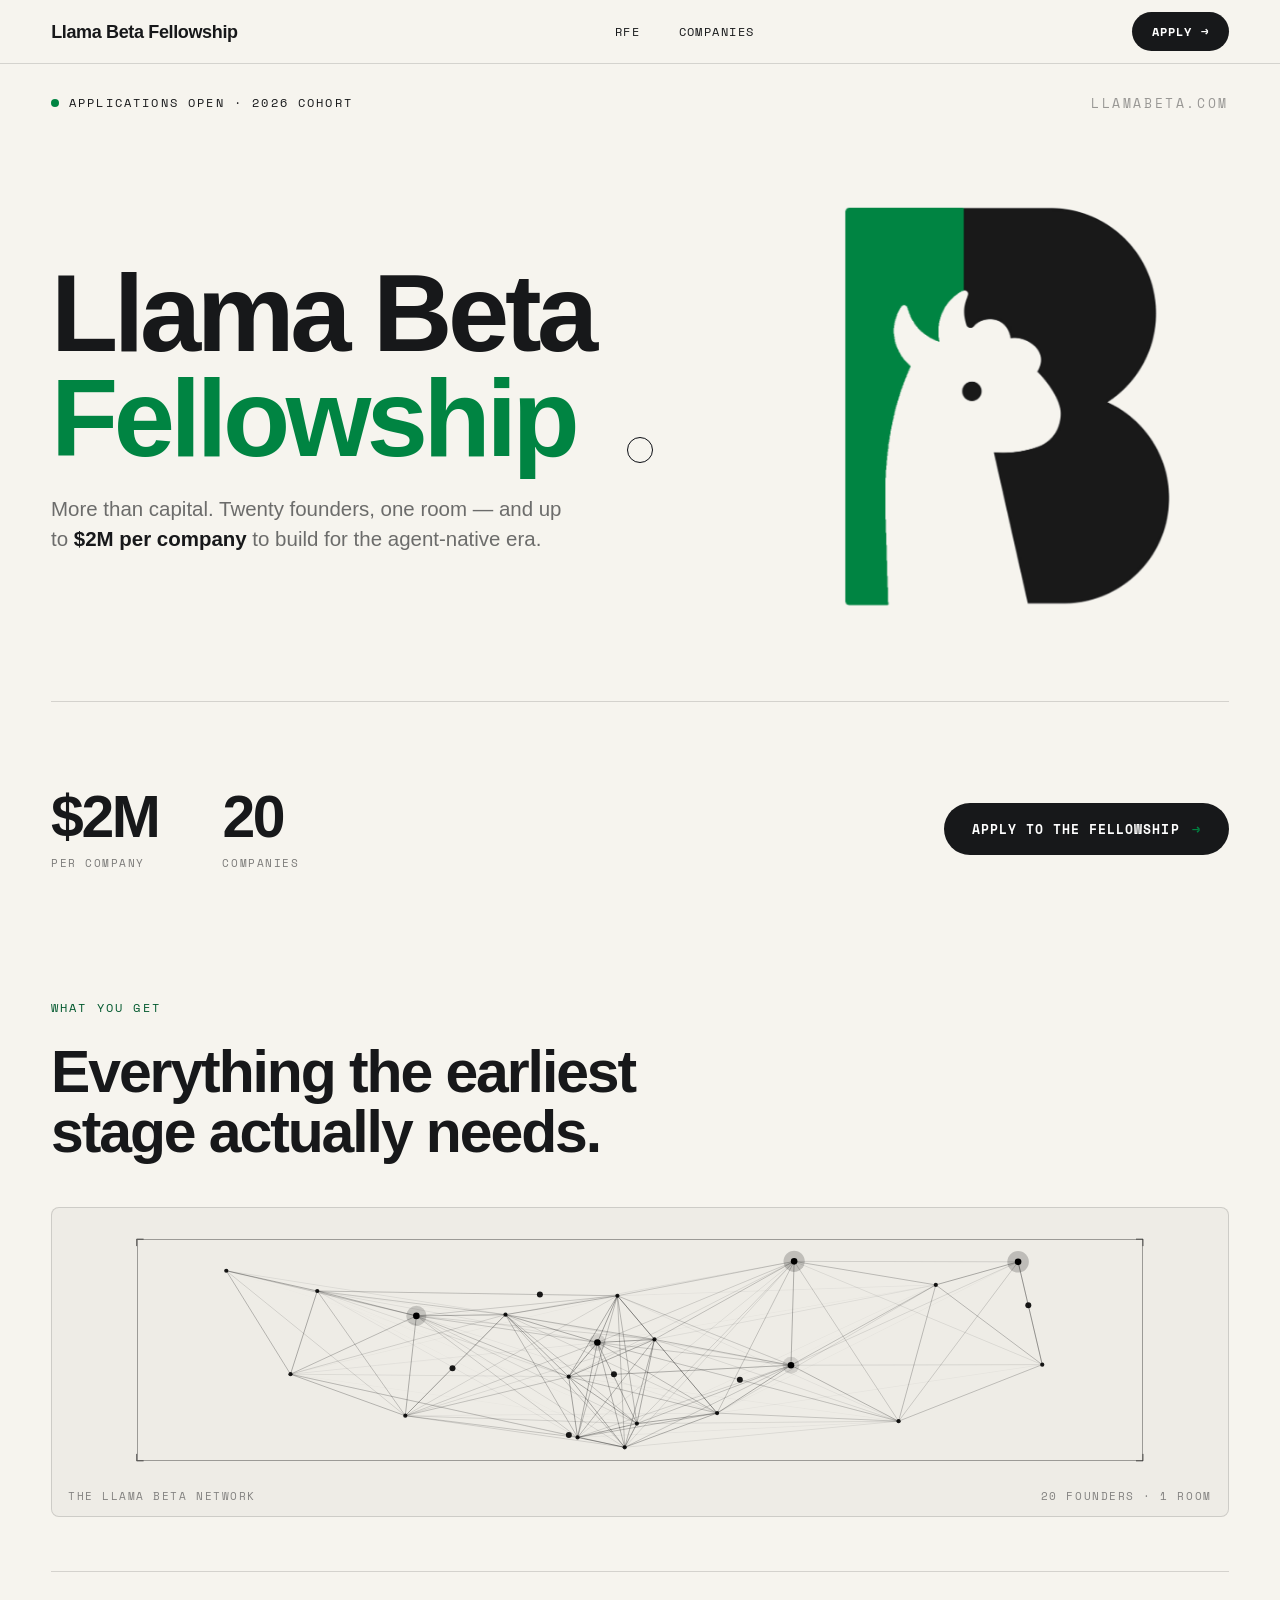
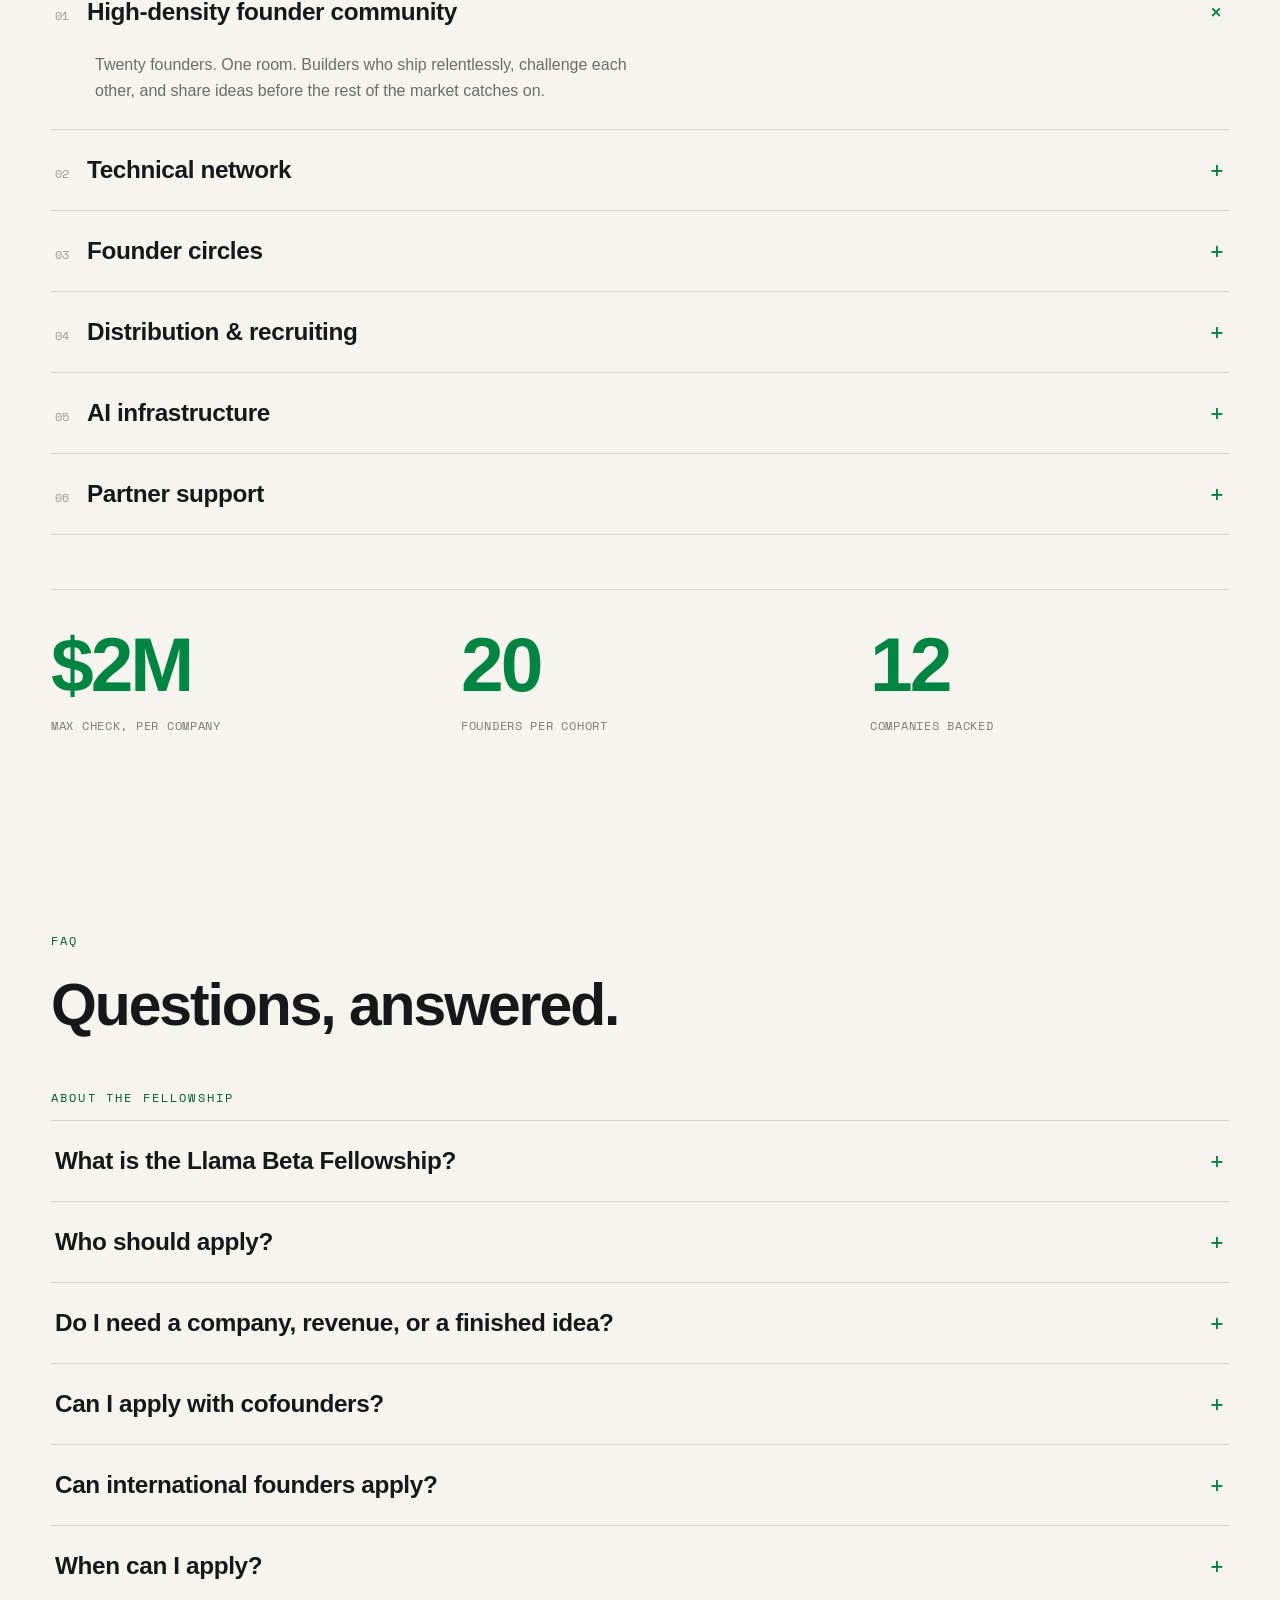
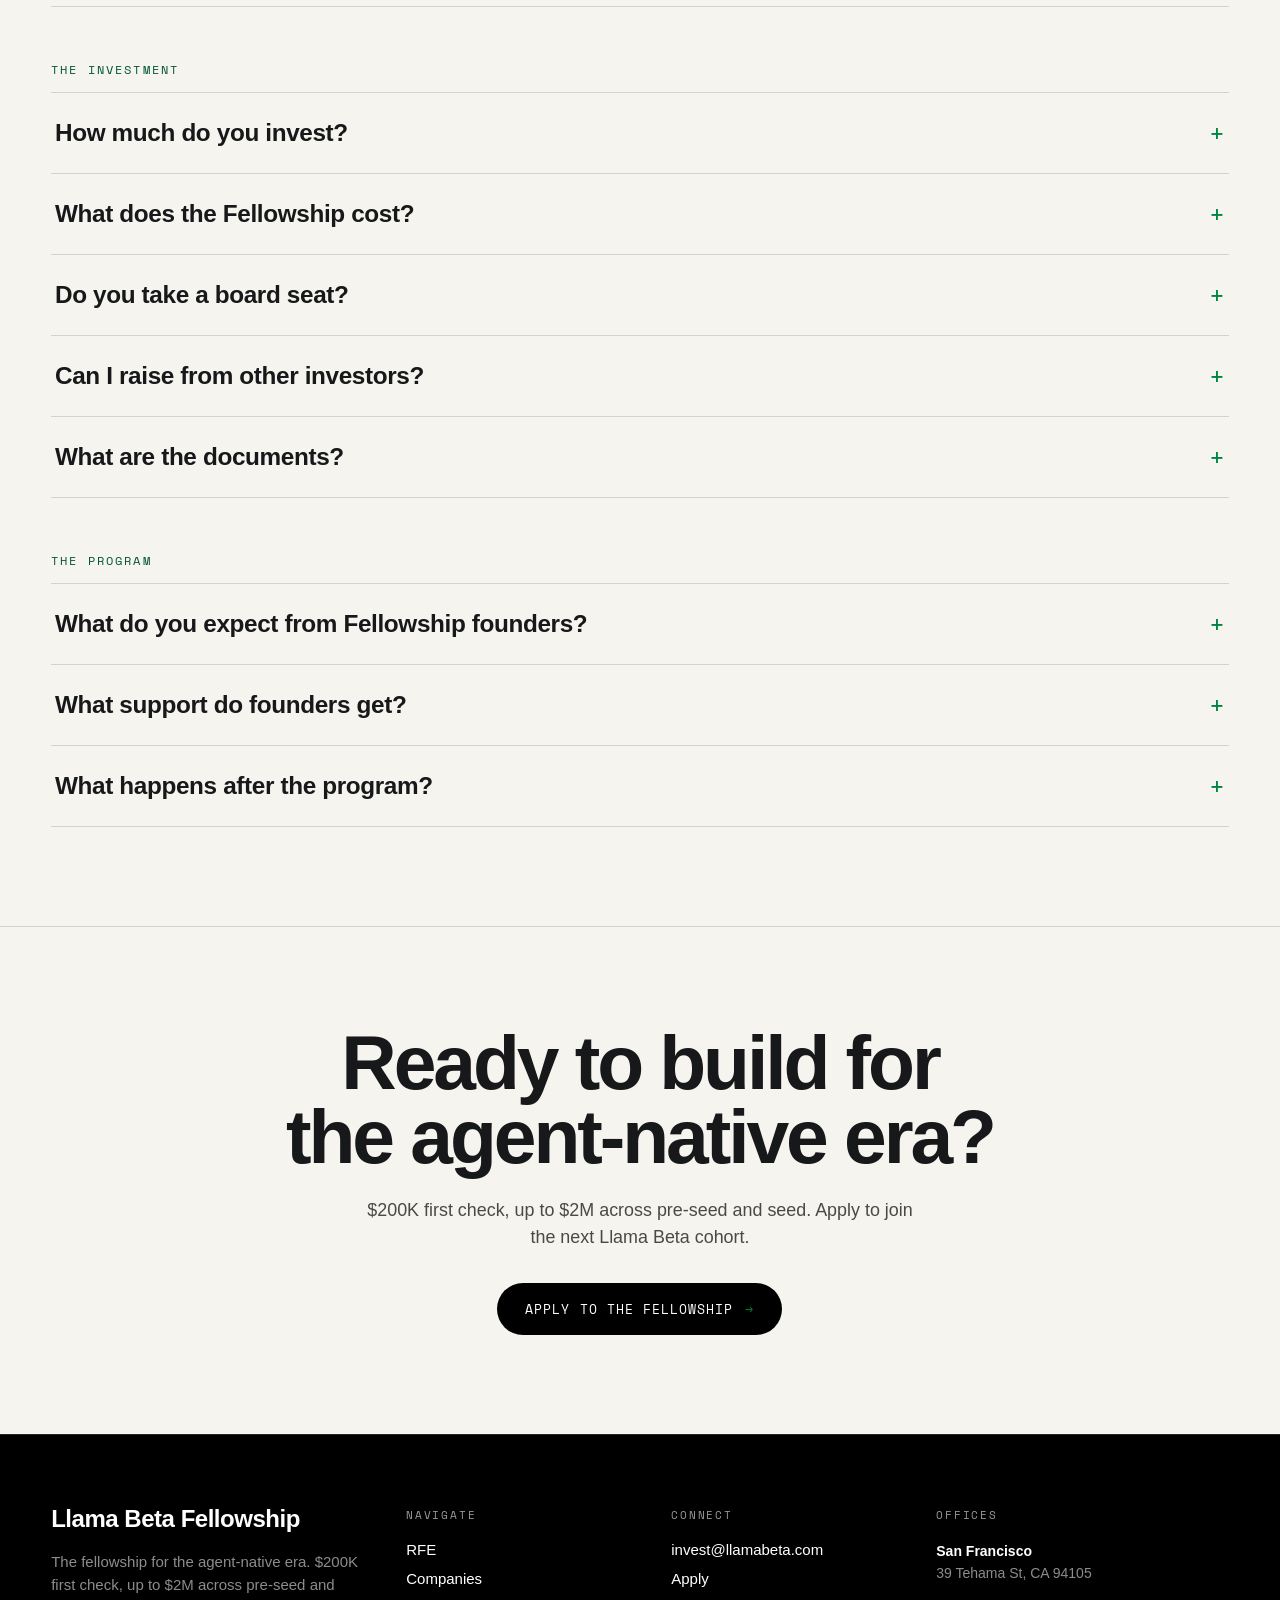
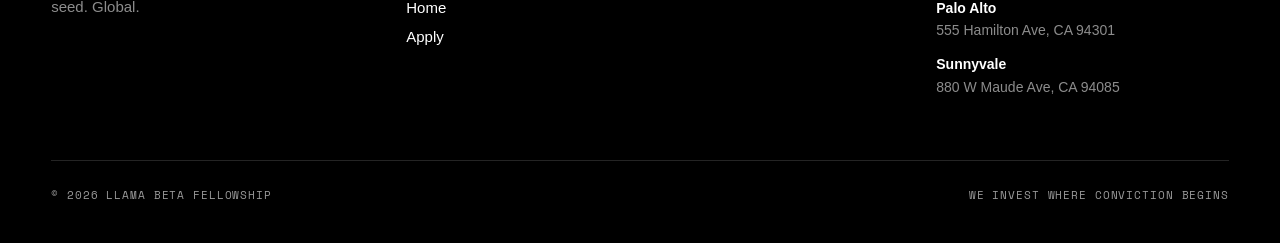
<file: index.html>
<!DOCTYPE html>
<html lang="en">
<head>
<meta charset="utf-8">
<meta name="viewport" content="width=device-width, initial-scale=1">
<title>Llama Beta Fellowship — More than capital</title>
<meta name="description" content="The Llama Beta Fellowship: more than capital. Twenty founders, one room, and everything the earliest stage actually needs — community, technical network, infrastructure, and partner support.">
<meta property="og:title" content="Llama Beta Fellowship — More than capital">
<meta property="og:description" content="The Llama Beta Fellowship: more than capital. Twenty founders, one room, and everything the earliest stage actually needs — community, technical network, infrastructure, and partner support.">
<meta property="og:type" content="website">
<meta name="theme-color" content="#F6F4EE">
<link rel="icon" href="data:image/svg+xml,%3Csvg xmlns='http://www.w3.org/2000/svg' viewBox='0 0 32 32'%3E%3Crect width='32' height='32' fill='%23008442'/%3E%3Crect x='9' y='9' width='14' height='14' fill='%23000'/%3E%3C/svg%3E">
<meta property="og:image" content="https://llamabeta.com/assets/og.png">
<link rel="preconnect" href="https://fonts.googleapis.com">
<link rel="preconnect" href="https://fonts.gstatic.com" crossorigin>
<link href="https://fonts.googleapis.com/css2?family=Space+Mono:wght@400;700&display=swap" rel="stylesheet">
<link rel="stylesheet" href="/css/site.css">
</head>
<body class="theme-green">
<a href="#main" class="skip-link">Skip to content</a>
<div id="mcursor"></div>

<header class="site-header">
  <a href="/" class="brand" data-magnetic aria-label="Llama Beta Fellowship — home"><span class="brand-word">Llama Beta Fellowship</span></a>
  <nav class="nav-links" aria-label="Primary">
    <a href="/thesis">RFE</a>
    <a href="/companies">Companies</a>
  </nav>
  <a href="/apply" class="nav-cta" data-magnetic>Apply <span>→</span></a>
  <button class="nav-toggle" aria-label="Open menu" aria-expanded="false" aria-controls="mobileNav"><span></span><span></span><span></span></button>
</header>
<nav id="mobileNav" class="mobile-nav" aria-label="Mobile">
  <a href="/thesis">RFE <span class="num">01</span></a>
  <a href="/companies">Companies <span class="num">02</span></a>
  <a href="/apply">Apply <span class="num">03</span></a>
  <a href="/apply" class="m-cta">Apply to the fellowship →</a>
  <div class="m-meta">$200K first check · up to $2M</div>
</nav>

<main id="main" tabindex="-1">
  <section class="fh-hero">
    <div class="wrap fh-hero-wrap">
      <div class="fh-top">
        <div class="badge" data-reveal><span class="bdot"></span>Applications open · 2026 cohort</div>
        <div class="fh-url" data-reveal data-d="40">llamabeta.com</div>
      </div>

      <div class="fh-mid">
        <div class="fh-copy">
          <h1 data-reveal data-d="80">Llama Beta<br><span class="acc-word">Fellowship</span></h1>
          <p data-reveal data-d="160">More than capital. Twenty founders, one room — and up to <strong>$2M per company</strong> to build for the agent-native era.</p>
        </div>
        <div class="fh-mark" data-reveal data-d="220">
          <img src="/assets/llama-mark.png" alt="Llama Beta Fellowship llama mark" width="267" height="322">
        </div>
      </div>

      <div class="fh-hr" data-reveal data-d="260"></div>

      <div class="fh-row" data-reveal data-d="300">
        <div class="fh-stats">
          <div class="fh-stat"><span class="v">$2M</span><span class="l">Per company</span></div>
          <div class="fh-stat"><span class="v">20</span><span class="l">Companies</span></div>
        </div>
        <a href="/apply" class="btn fh-apply" data-magnetic>Apply to the fellowship <span class="arr">→</span></a>
      </div>
    </div>
  </section>

  <section class="section bg-ink" id="benefits">
    <div class="wrap">
      <div class="section-head measure">
        <div class="eyebrow acc" data-reveal>What you get</div>
        <h2 class="h2" data-reveal data-d="60">Everything the earliest stage actually needs.</h2>
      </div>

      <div class="net" data-reveal data-d="100">
        <canvas data-motif="mesh" data-tone="ink" data-nodes="20" data-room></canvas>
        <div class="cap"><span>The Llama Beta network</span><span>20 founders · 1 room</span></div>
      </div>

      <div class="accordion" data-reveal data-d="160">
        <div class="acc-item">
          <button class="acc-btn" aria-expanded="false" data-magnetic>
            <span class="lhs"><span class="anum">01</span><span class="atitle">High-density founder community</span></span>
            <span class="sign">+</span>
          </button>
          <div class="acc-panel"><p>Twenty founders. One room. Builders who ship relentlessly, challenge each other, and share ideas before the rest of the market catches on.</p></div>
        </div>
        <div class="acc-item">
          <button class="acc-btn" aria-expanded="false" data-magnetic>
            <span class="lhs"><span class="anum">02</span><span class="atitle">Technical network</span></span>
            <span class="sign">+</span>
          </button>
          <div class="acc-panel"><p>Work directly with researchers, AI engineers, infrastructure teams, and technical advisors building at the frontier of agent systems. Whether it's inference, robotics, multimodal AI, or developer infrastructure, you'll have people who've built it before.</p></div>
        </div>
        <div class="acc-item">
          <button class="acc-btn" aria-expanded="false" data-magnetic>
            <span class="lhs"><span class="anum">03</span><span class="atitle">Founder circles</span></span>
            <span class="sign">+</span>
          </button>
          <div class="acc-panel"><p>Private dinners. Small-group discussions. Weekly office hours. Monthly demo sessions. No conference stages. No performative networking. Just honest conversations with people building the future.</p></div>
        </div>
        <div class="acc-item">
          <button class="acc-btn" aria-expanded="false" data-magnetic>
            <span class="lhs"><span class="anum">04</span><span class="atitle">Distribution &amp; recruiting</span></span>
            <span class="sign">+</span>
          </button>
          <div class="acc-panel"><p>Meet customers. Hire engineers. Find co-founders. Get introduced to design partners, enterprise buyers, later-stage investors, and technical talent through the Llama Beta network.</p></div>
        </div>
        <div class="acc-item">
          <button class="acc-btn" aria-expanded="false" data-magnetic>
            <span class="lhs"><span class="anum">05</span><span class="atitle">AI infrastructure</span></span>
            <span class="sign">+</span>
          </button>
          <div class="acc-panel"><p>Founders receive access to cloud credits, model credits, GPUs, startup perks, technical partnerships, and preferred pricing from our ecosystem partners. Infrastructure shouldn't slow great ideas down.</p></div>
        </div>
        <div class="acc-item">
          <button class="acc-btn" aria-expanded="false" data-magnetic>
            <span class="lhs"><span class="anum">06</span><span class="atitle">Partner support</span></span>
            <span class="sign">+</span>
          </button>
          <div class="acc-panel"><p>Every portfolio company works directly with Llama Beta partners on product strategy, fundraising, storytelling, recruiting, customer introductions, and company building. Small portfolio. High conviction. High attention.</p></div>
        </div>
      </div>

      <div class="stat-band">
        <div class="stat" data-reveal><div class="v">$2M</div><div class="l">Max check, per company</div></div>
        <div class="stat" data-reveal data-d="80"><div class="v">20</div><div class="l">Founders per cohort</div></div>
        <div class="stat" data-reveal data-d="160"><div class="v">12</div><div class="l">Companies backed</div></div>
      </div>
    </div>
  </section>

  <section class="section bg-ink" id="faq">
    <div class="wrap">
      <div class="section-head measure">
        <div class="eyebrow acc" data-reveal>FAQ</div>
        <h2 class="h2" data-reveal data-d="60">Questions, answered.</h2>
      </div>

      <div class="faq-group" data-reveal data-d="100">
        <div class="faq-glabel">About the Fellowship</div>
        <div class="accordion">
          <div class="acc-item">
            <button class="acc-btn" aria-expanded="false" data-magnetic>
              <span class="lhs"><span class="atitle">What is the Llama Beta Fellowship?</span></span>
              <span class="sign">+</span>
            </button>
            <div class="acc-panel"><p>A 12-week program for founders building in the agent-native era. Each cohort brings together 20 companies for capital, hands-on partner support, and a community of builders working at the frontier of AI.</p></div>
          </div>
          <div class="acc-item">
            <button class="acc-btn" aria-expanded="false" data-magnetic>
              <span class="lhs"><span class="atitle">Who should apply?</span></span>
              <span class="sign">+</span>
            </button>
            <div class="acc-panel"><p>Builders. You might be leaving a frontier lab, spinning out of a big-tech AI team, publishing research you want to commercialize, or shipping something on nights and weekends that you can't stop thinking about. If you're building for the agent-native era, we want to meet you.</p></div>
          </div>
          <div class="acc-item">
            <button class="acc-btn" aria-expanded="false" data-magnetic>
              <span class="lhs"><span class="atitle">Do I need a company, revenue, or a finished idea?</span></span>
              <span class="sign">+</span>
            </button>
            <div class="acc-panel"><p>No. Many of the best founders come to us before any of that exists. You don't need revenue, a pitch deck, or even an incorporated company — just conviction and momentum.</p></div>
          </div>
          <div class="acc-item">
            <button class="acc-btn" aria-expanded="false" data-magnetic>
              <span class="lhs"><span class="atitle">Can I apply with cofounders?</span></span>
              <span class="sign">+</span>
            </button>
            <div class="acc-panel"><p>Yes. Founding teams apply together under one application.</p></div>
          </div>
          <div class="acc-item">
            <button class="acc-btn" aria-expanded="false" data-magnetic>
              <span class="lhs"><span class="atitle">Can international founders apply?</span></span>
              <span class="sign">+</span>
            </button>
            <div class="acc-panel"><p>Yes. We recruit globally. Most portfolio companies are Delaware C-corps, and we help with incorporation and structure during the offer process.</p></div>
          </div>
          <div class="acc-item">
            <button class="acc-btn" aria-expanded="false" data-magnetic>
              <span class="lhs"><span class="atitle">When can I apply?</span></span>
              <span class="sign">+</span>
            </button>
            <div class="acc-panel"><p>Applications are open now — <a href="/apply">apply here</a>.</p></div>
          </div>
        </div>
      </div>

      <div class="faq-group" data-reveal data-d="120">
        <div class="faq-glabel">The Investment</div>
        <div class="accordion">
          <div class="acc-item">
            <button class="acc-btn" aria-expanded="false" data-magnetic>
              <span class="lhs"><span class="atitle">How much do you invest?</span></span>
              <span class="sign">+</span>
            </button>
            <div class="acc-panel"><p>Our commitment to every Fellowship company is $2M, invested across pre-seed and seed. It begins with $200K for 3% on a standard post-money SAFE at acceptance; the remaining $1.8M deploys in your future rounds, subject to customary triggering conditions.</p></div>
          </div>
          <div class="acc-item">
            <button class="acc-btn" aria-expanded="false" data-magnetic>
              <span class="lhs"><span class="atitle">What does the Fellowship cost?</span></span>
              <span class="sign">+</span>
            </button>
            <div class="acc-panel"><p>Nothing beyond the SAFE. No fees, no additional equity, no program charges. The Fellowship is a benefit of the investment.</p></div>
          </div>
          <div class="acc-item">
            <button class="acc-btn" aria-expanded="false" data-magnetic>
              <span class="lhs"><span class="atitle">Do you take a board seat?</span></span>
              <span class="sign">+</span>
            </button>
            <div class="acc-panel"><p>No.</p></div>
          </div>
          <div class="acc-item">
            <button class="acc-btn" aria-expanded="false" data-magnetic>
              <span class="lhs"><span class="atitle">Can I raise from other investors?</span></span>
              <span class="sign">+</span>
            </button>
            <div class="acc-panel"><p>Yes — anytime, from anyone. We're built to work alongside the best investors in the world, and when the time is right, we'll make the introductions.</p></div>
          </div>
          <div class="acc-item">
            <button class="acc-btn" aria-expanded="false" data-magnetic>
              <span class="lhs"><span class="atitle">What are the documents?</span></span>
              <span class="sign">+</span>
            </button>
            <div class="acc-panel"><p>A standard post-money SAFE and a short side letter, identical for every company in the cohort. Every founder gets the same deal, and full terms are shared with your offer.</p></div>
          </div>
        </div>
      </div>

      <div class="faq-group" data-reveal data-d="140">
        <div class="faq-glabel">The Program</div>
        <div class="accordion">
          <div class="acc-item">
            <button class="acc-btn" aria-expanded="false" data-magnetic>
              <span class="lhs"><span class="atitle">What do you expect from Fellowship founders?</span></span>
              <span class="sign">+</span>
            </button>
            <div class="acc-panel"><p>Show up. Participate in the programming, present at Demo Day, and engage with the community and mentors we bring around you. That's the whole ask.</p></div>
          </div>
          <div class="acc-item">
            <button class="acc-btn" aria-expanded="false" data-magnetic>
              <span class="lhs"><span class="atitle">What support do founders get?</span></span>
              <span class="sign">+</span>
            </button>
            <div class="acc-panel"><p>Direct access to Llama Beta partners, a technical network of researchers and AI engineers, cloud and model credits, GPU access, customer and investor introductions, and 19 other companies moving at your speed.</p></div>
          </div>
          <div class="acc-item">
            <button class="acc-btn" aria-expanded="false" data-magnetic>
              <span class="lhs"><span class="atitle">What happens after the program?</span></span>
              <span class="sign">+</span>
            </button>
            <div class="acc-panel"><p>The relationship doesn't end at Demo Day. We stay invested — literally — through your next rounds, and Fellowship founders remain part of the Llama Beta network permanently.</p></div>
          </div>
        </div>
      </div>
    </div>
  </section>

  <!-- CTA -->
  <section class="section bg-accent" style="text-align:center">
    <div class="wrap">
      <h2 data-reveal style="margin:0 auto;max-width:1000px;font-weight:800;font-size:clamp(34px,6vw,84px);line-height:.96;letter-spacing:-.04em;text-wrap:balance">Ready to build for the agent-native era?</h2>
      <p data-reveal data-d="140" style="margin:24px auto 0;max-width:560px;font-size:clamp(16px,1.4vw,20px);line-height:1.5;color:rgba(0,0,0,.7)">$200K first check, up to $2M across pre-seed and seed. Apply to join the next Llama Beta cohort.</p>
      <div data-reveal data-d="200" style="margin-top:32px">
        <a href="/apply" class="btn" data-magnetic style="background:#000;color:#fff">Apply to the fellowship <span class="arr">→</span></a>
      </div>
    </div>
  </section>
</main>

<footer class="site-footer">
  <div class="wrap">
    <div class="footer-grid">
      <div class="fbrand">
        <a href="/" data-magnetic class="fbrand-word">Llama Beta Fellowship</a>
        <p>The fellowship for the agent-native era. $200K first check, up to $2M across pre-seed and seed. Global.</p>
      </div>
      <div class="fcol">
        <div class="ftitle">Navigate</div>
        <div class="flist">
          <a href="/thesis">RFE</a>
          <a href="/companies">Companies</a>
          <a href="/">Home</a>
          <a href="/apply">Apply</a>
        </div>
      </div>
      <div class="fcol">
        <div class="ftitle">Connect</div>
        <div class="flist">
          <a href="mailto:invest@llamabeta.com">invest@llamabeta.com</a>
          <a href="/apply">Apply</a>
        </div>
      </div>
      <div class="fcol">
        <div class="ftitle">Offices</div>
        <div class="offices">
          <div><span class="city">San Francisco</span>39 Tehama St, CA 94105</div>
          <div><span class="city">Palo Alto</span>555 Hamilton Ave, CA 94301</div>
          <div><span class="city">Sunnyvale</span>880 W Maude Ave, CA 94085</div>
        </div>
      </div>
    </div>
    <div class="footer-bottom">
      <span>© 2026 Llama Beta Fellowship</span>
      <span>We invest where conviction begins</span>
    </div>
  </div>
</footer>

<script src="/js/site.js"></script>
</body>
</html>
</file>
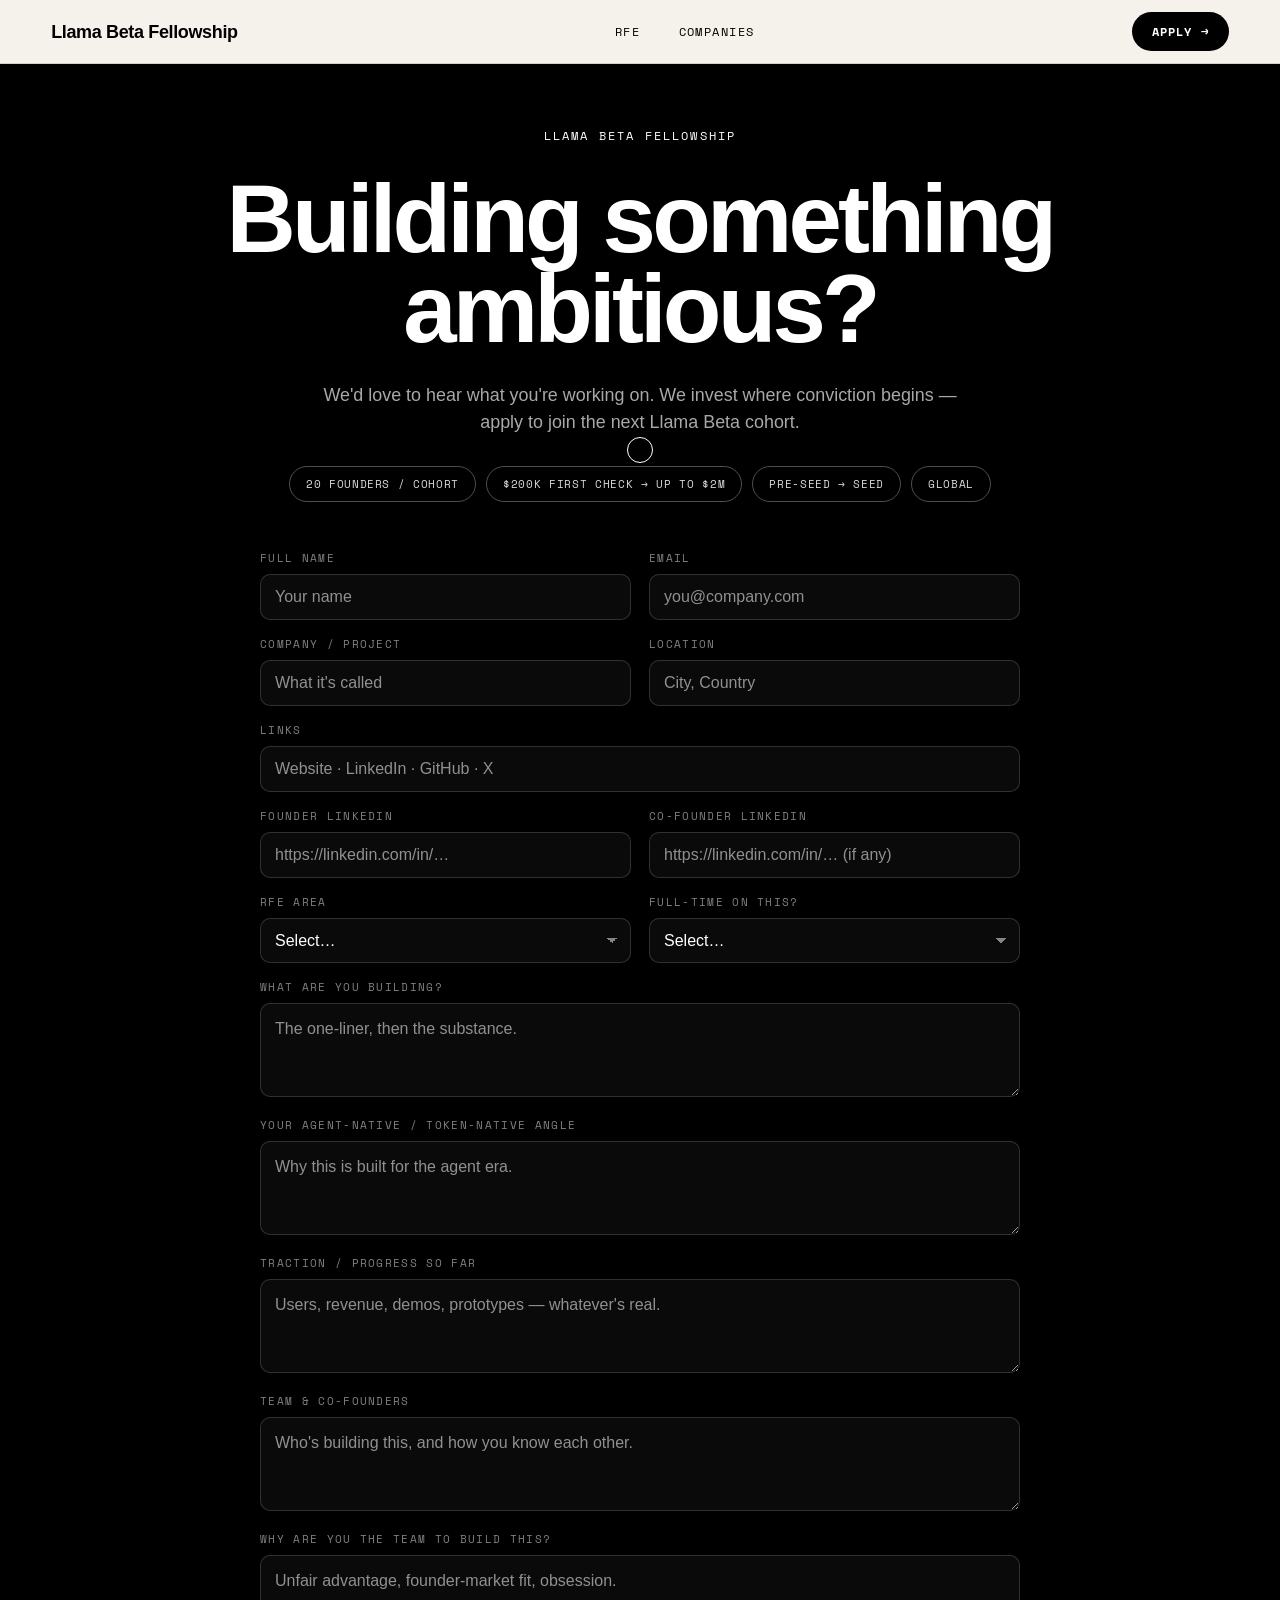
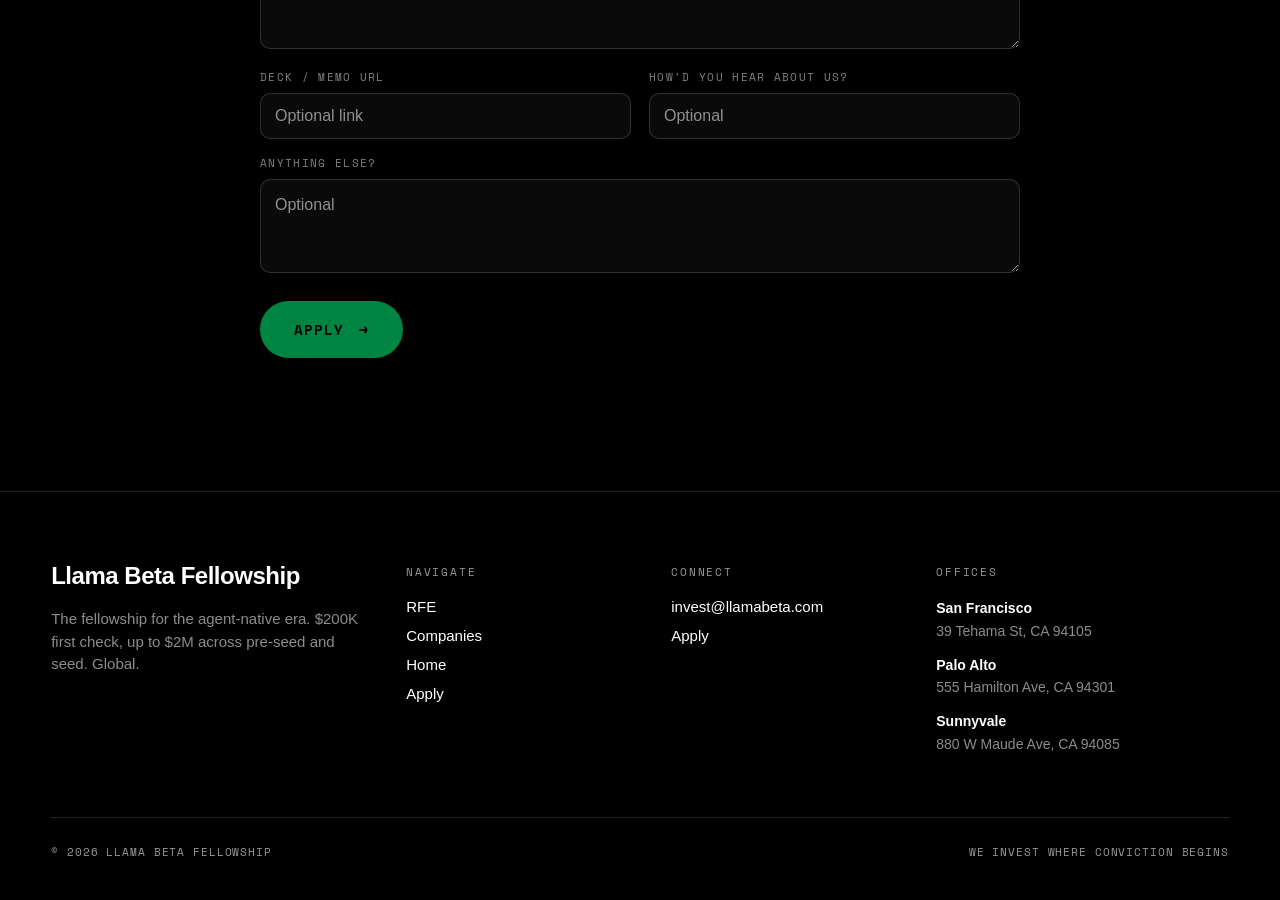
<file: apply.html>
<!DOCTYPE html>
<html lang="en">
<head>
<meta charset="utf-8">
<meta name="viewport" content="width=device-width, initial-scale=1">
<title>Apply — Llama Beta Fellowship</title>
<meta name="description" content="Apply to the Llama Beta Fellowship. 20 founders per cohort, $200K first check up to $2M, pre-seed to seed, global. Tell us what you're building.">
<meta property="og:title" content="Apply — Llama Beta Fellowship">
<meta property="og:description" content="Apply to the Llama Beta Fellowship. 20 founders per cohort, $200K first check up to $2M, pre-seed to seed, global. Tell us what you're building.">
<meta property="og:type" content="website">
<meta name="theme-color" content="#008442">
<link rel="icon" href="data:image/svg+xml,%3Csvg xmlns='http://www.w3.org/2000/svg' viewBox='0 0 32 32'%3E%3Crect width='32' height='32' fill='%23008442'/%3E%3Crect x='9' y='9' width='14' height='14' fill='%23000'/%3E%3C/svg%3E">
<meta property="og:image" content="https://llamabeta.com/assets/og.png">
<link rel="preconnect" href="https://fonts.googleapis.com">
<link rel="preconnect" href="https://fonts.gstatic.com" crossorigin>
<link href="https://fonts.googleapis.com/css2?family=Space+Mono:wght@400;700&display=swap" rel="stylesheet">
<link rel="stylesheet" href="/css/site.css">
</head>
<body>
<a href="#main" class="skip-link">Skip to content</a>
<div id="mcursor"></div>

<header class="site-header">
  <a href="/" class="brand" data-magnetic aria-label="Llama Beta Fellowship — home"><span class="brand-word">Llama Beta Fellowship</span></a>
  <nav class="nav-links" aria-label="Primary">
    <a href="/thesis">RFE</a>
    <a href="/companies">Companies</a>
  </nav>
  <a href="/apply" class="nav-cta" data-magnetic aria-current="page">Apply <span>→</span></a>
  <button class="nav-toggle" aria-label="Open menu" aria-expanded="false" aria-controls="mobileNav"><span></span><span></span><span></span></button>
</header>
<nav id="mobileNav" class="mobile-nav" aria-label="Mobile">
  <a href="/thesis">RFE <span class="num">01</span></a>
  <a href="/companies">Companies <span class="num">02</span></a>
  <a href="/apply" aria-current="page">Apply <span class="num">03</span></a>
  <a href="/apply" class="m-cta">Apply to the fellowship →</a>
  <div class="m-meta">$200K first check · up to $2M</div>
</nav>

<main id="main" tabindex="-1">
  <section class="section section-pad-top bg-ink">
    <div class="wrap">
      <div class="apply-hero">
        <div class="eyebrow acc" data-reveal style="margin-bottom:30px">Llama Beta Fellowship</div>
        <h1 data-reveal data-d="60">Building something ambitious?</h1>
        <p class="lead" data-reveal data-d="140">We'd love to hear what you're working on. We invest where conviction begins — apply to join the next Llama Beta cohort.</p>
        <div class="apply-pills" data-reveal data-d="180">
          <span>20 founders / cohort</span>
          <span>$200K first check → up to $2M</span>
          <span>Pre-seed → Seed</span>
          <span>Global</span>
        </div>
      </div>

      <form id="applyForm" data-reveal data-d="220" novalidate>
        <div class="hp" aria-hidden="true">
          <label for="a_hp">Leave this field empty</label>
          <input id="a_hp" name="website" type="text" tabindex="-1" autocomplete="off">
        </div>
        <div>
          <label for="a_name">Full name</label>
          <input id="a_name" name="name" type="text" autocomplete="name" placeholder="Your name" required>
        </div>
        <div>
          <label for="a_email">Email</label>
          <input id="a_email" name="email" type="email" autocomplete="email" placeholder="you@company.com" required>
        </div>
        <div>
          <label for="a_company">Company / project</label>
          <input id="a_company" name="company" type="text" placeholder="What it's called">
        </div>
        <div>
          <label for="a_location">Location</label>
          <input id="a_location" name="location" type="text" placeholder="City, Country">
        </div>
        <div class="af-full">
          <label for="a_links">Links</label>
          <input id="a_links" name="links" type="text" placeholder="Website · LinkedIn · GitHub · X">
        </div>
        <div>
          <label for="a_founder_li">Founder LinkedIn</label>
          <input id="a_founder_li" name="founder_linkedin" type="url" autocomplete="url" placeholder="https://linkedin.com/in/…">
        </div>
        <div>
          <label for="a_cofounder_li">Co-founder LinkedIn</label>
          <input id="a_cofounder_li" name="cofounder_linkedin" type="url" autocomplete="url" placeholder="https://linkedin.com/in/… (if any)">
        </div>
        <div>
          <label for="a_thesis">RFE area</label>
          <select id="a_thesis" name="thesis_area">
            <option value="">Select…</option>
            <option>Agent Infrastructure</option>
            <option>AI Applications</option>
            <option>Robotics &amp; Physical AI</option>
            <option>Enterprise AI</option>
            <option>Other</option>
          </select>
        </div>
        <div>
          <label for="a_fulltime">Full-time on this?</label>
          <select id="a_fulltime" name="full_time">
            <option value="">Select…</option>
            <option>Yes — full-time</option>
            <option>Not yet</option>
            <option>Planning to</option>
          </select>
        </div>
        <div class="af-full">
          <label for="a_building">What are you building?</label>
          <textarea id="a_building" name="building" placeholder="The one-liner, then the substance." required></textarea>
        </div>
        <div class="af-full">
          <label for="a_token">Your agent-native / token-native angle</label>
          <textarea id="a_token" name="token_angle" placeholder="Why this is built for the agent era."></textarea>
        </div>
        <div class="af-full">
          <label for="a_progress">Traction / progress so far</label>
          <textarea id="a_progress" name="progress" placeholder="Users, revenue, demos, prototypes — whatever's real."></textarea>
        </div>
        <div class="af-full">
          <label for="a_team">Team &amp; co-founders</label>
          <textarea id="a_team" name="team" placeholder="Who's building this, and how you know each other."></textarea>
        </div>
        <div class="af-full">
          <label for="a_why">Why are you the team to build this?</label>
          <textarea id="a_why" name="why_you" placeholder="Unfair advantage, founder-market fit, obsession."></textarea>
        </div>
        <div>
          <label for="a_deck">Deck / memo URL</label>
          <input id="a_deck" name="deck_url" type="text" placeholder="Optional link">
        </div>
        <div>
          <label for="a_referral">How'd you hear about us?</label>
          <input id="a_referral" name="referral" type="text" placeholder="Optional">
        </div>
        <div class="af-full">
          <label for="a_else">Anything else?</label>
          <textarea id="a_else" name="anything_else" placeholder="Optional"></textarea>
        </div>
        <button id="applyBtn" type="submit">Apply <span class="arr">→</span></button>
        <div id="applyMsg" role="status" aria-live="polite"></div>
      </form>
    </div>
  </section>
</main>

<footer class="site-footer">
  <div class="wrap">
    <div class="footer-grid">
      <div class="fbrand">
        <a href="/" data-magnetic class="fbrand-word">Llama Beta Fellowship</a>
        <p>The fellowship for the agent-native era. $200K first check, up to $2M across pre-seed and seed. Global.</p>
      </div>
      <div class="fcol">
        <div class="ftitle">Navigate</div>
        <div class="flist">
          <a href="/thesis">RFE</a>
          <a href="/companies">Companies</a>
          <a href="/">Home</a>
          <a href="/apply">Apply</a>
        </div>
      </div>
      <div class="fcol">
        <div class="ftitle">Connect</div>
        <div class="flist">
          <a href="mailto:invest@llamabeta.com">invest@llamabeta.com</a>
          <a href="/apply">Apply</a>
        </div>
      </div>
      <div class="fcol">
        <div class="ftitle">Offices</div>
        <div class="offices">
          <div><span class="city">San Francisco</span>39 Tehama St, CA 94105</div>
          <div><span class="city">Palo Alto</span>555 Hamilton Ave, CA 94301</div>
          <div><span class="city">Sunnyvale</span>880 W Maude Ave, CA 94085</div>
        </div>
      </div>
    </div>
    <div class="footer-bottom">
      <span>© 2026 Llama Beta Fellowship</span>
      <span>We invest where conviction begins</span>
    </div>
  </div>
</footer>

<script src="/js/site.js"></script>
</body>
</html>
</file>
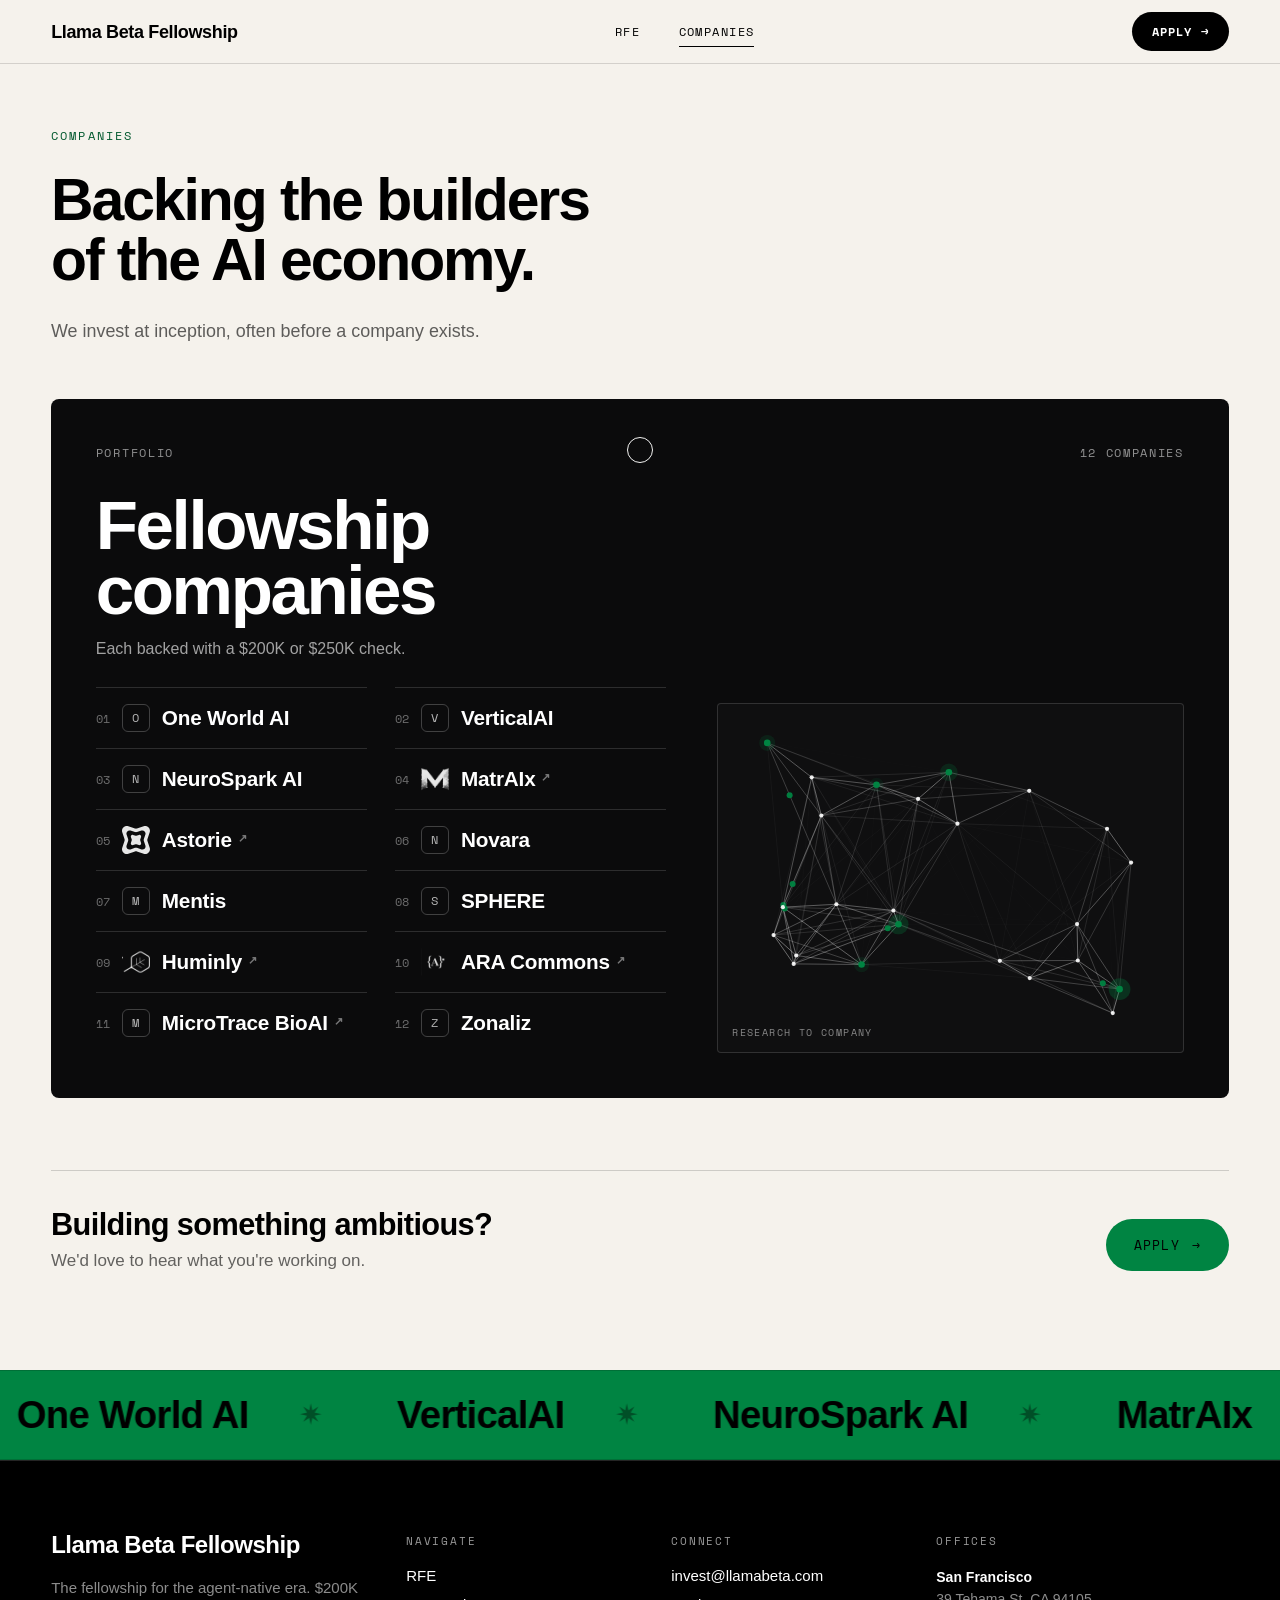
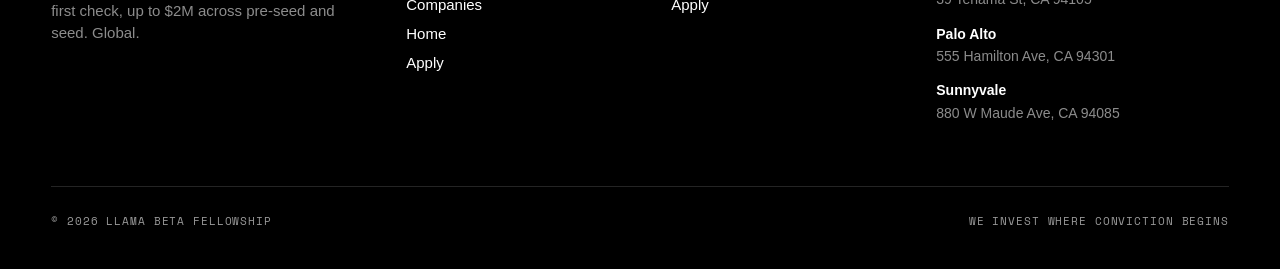
<file: companies.html>
<!DOCTYPE html>
<html lang="en">
<head>
<meta charset="utf-8">
<meta name="viewport" content="width=device-width, initial-scale=1">
<title>Companies — Llama Beta Fellowship</title>
<meta name="description" content="Companies backed by the Llama Beta Fellowship: $200K first check, up to $2M.">
<meta property="og:title" content="Companies — Llama Beta Fellowship">
<meta property="og:description" content="Companies backed by the Llama Beta Fellowship: $200K first check, up to $2M.">
<meta property="og:type" content="website">
<meta name="theme-color" content="#008442">
<link rel="icon" href="data:image/svg+xml,%3Csvg xmlns='http://www.w3.org/2000/svg' viewBox='0 0 32 32'%3E%3Crect width='32' height='32' fill='%23008442'/%3E%3Crect x='9' y='9' width='14' height='14' fill='%23000'/%3E%3C/svg%3E">
<meta property="og:image" content="https://llamabeta.com/assets/og.png">
<link rel="preconnect" href="https://fonts.googleapis.com">
<link rel="preconnect" href="https://fonts.gstatic.com" crossorigin>
<link href="https://fonts.googleapis.com/css2?family=Space+Mono:wght@400;700&display=swap" rel="stylesheet">
<link rel="stylesheet" href="/css/site.css">
</head>
<body>
<a href="#main" class="skip-link">Skip to content</a>
<div id="mcursor"></div>

<header class="site-header">
  <a href="/" class="brand" data-magnetic aria-label="Llama Beta Fellowship — home"><span class="brand-word">Llama Beta Fellowship</span></a>
  <nav class="nav-links" aria-label="Primary">
    <a href="/thesis">RFE</a>
    <a href="/companies" aria-current="page">Companies</a>
  </nav>
  <a href="/apply" class="nav-cta" data-magnetic>Apply <span>→</span></a>
  <button class="nav-toggle" aria-label="Open menu" aria-expanded="false" aria-controls="mobileNav"><span></span><span></span><span></span></button>
</header>
<nav id="mobileNav" class="mobile-nav" aria-label="Mobile">
  <a href="/thesis">RFE <span class="num">01</span></a>
  <a href="/companies" aria-current="page">Companies <span class="num">02</span></a>
  <a href="/apply">Apply <span class="num">03</span></a>
  <a href="/apply" class="m-cta">Apply to the fellowship →</a>
  <div class="m-meta">$200K first check · up to $2M</div>
</nav>

<main id="main" tabindex="-1">
  <section class="section section-pad-top bg-paper">
    <div class="wrap">
      <div class="section-head measure">
        <div class="eyebrow gold" data-reveal>Companies</div>
        <h1 class="h2" data-reveal data-d="60">Backing the builders of the AI economy.</h1>
        <p class="lead" data-reveal data-d="140">We invest at inception, often before a company exists.</p>
      </div>

      <div class="theme-list">
        <article class="theme-card" data-flat data-reveal data-d="80">
          <div class="tc-top"><span>Portfolio</span><span>12 Companies</span></div>
          <div class="tc-body">
            <div>
              <h3>Fellowship companies</h3>
              <p class="tc-sub">Each backed with a $200K or $250K check.</p>
              <div class="cos">
                <div class="co"><span class="ci">01</span><span class="cl cl-mono" aria-hidden="true">O</span><span class="cn">One World AI</span></div>
                <div class="co"><span class="ci">02</span><span class="cl cl-mono" aria-hidden="true">V</span><span class="cn">VerticalAI</span></div>
                <div class="co"><span class="ci">03</span><span class="cl cl-mono" aria-hidden="true">N</span><span class="cn">NeuroSpark AI</span></div>
                <div class="co"><span class="ci">04</span><span class="cl"><img src="/assets/logos/matraix.png" alt="" width="28" height="28" loading="lazy"></span><a class="cn" href="https://matraix.ai" target="_blank" rel="noopener">MatrAIx<span class="arr" aria-hidden="true">↗</span></a></div>
                <div class="co"><span class="ci">05</span><span class="cl"><img src="/assets/logos/astorie.svg" alt="" width="28" height="28" loading="lazy"></span><a class="cn" href="https://astorie.ai" target="_blank" rel="noopener">Astorie<span class="arr" aria-hidden="true">↗</span></a></div>
                <div class="co"><span class="ci">06</span><span class="cl cl-mono" aria-hidden="true">N</span><span class="cn">Novara</span></div>
                <div class="co"><span class="ci">07</span><span class="cl cl-mono" aria-hidden="true">M</span><span class="cn">Mentis</span></div>
                <div class="co"><span class="ci">08</span><span class="cl cl-mono" aria-hidden="true">S</span><span class="cn">SPHERE</span></div>
                <div class="co"><span class="ci">09</span><span class="cl"><img src="/assets/logos/huminly.png" alt="" width="28" height="28" loading="lazy"></span><a class="cn" href="https://www.huminly.com" target="_blank" rel="noopener">Huminly<span class="arr" aria-hidden="true">↗</span></a></div>
                <div class="co"><span class="ci">10</span><span class="cl"><img src="/assets/logos/ara-commons.png" alt="" width="28" height="28" loading="lazy"></span><a class="cn" href="https://www.agenticresearch.sh" target="_blank" rel="noopener">ARA Commons<span class="arr" aria-hidden="true">↗</span></a></div>
                <div class="co"><span class="ci">11</span><span class="cl cl-mono" aria-hidden="true">M</span><a class="cn" href="https://microtracebioai.com" target="_blank" rel="noopener">MicroTrace BioAI<span class="arr" aria-hidden="true">↗</span></a></div>
                <div class="co"><span class="ci">12</span><span class="cl cl-mono" aria-hidden="true">Z</span><span class="cn">Zonaliz</span></div>
              </div>
            </div>
            <div class="tc-motif"><canvas data-motif="mesh" data-tone="light"></canvas><span class="ml">Research to company</span></div>
          </div>
        </article>
      </div>

      <div class="cta-strip" data-reveal>
        <div>
          <div class="big">Building something ambitious?</div>
          <div class="sub">We'd love to hear what you're working on.</div>
        </div>
        <a href="/apply" class="btn accent" data-magnetic>Apply <span class="arr">→</span></a>
      </div>
    </div>
  </section>

  <!-- MARQUEE -->
  <div class="marquee">
    <div class="marquee-track" id="marquee-track">
      <span>One World AI<span class="star">✷</span></span><span>VerticalAI<span class="star">✷</span></span><span>NeuroSpark AI<span class="star">✷</span></span><span>MatrAIx<span class="star">✷</span></span><span>Astorie<span class="star">✷</span></span><span>Novara<span class="star">✷</span></span><span>Mentis<span class="star">✷</span></span><span>SPHERE<span class="star">✷</span></span><span>Huminly<span class="star">✷</span></span><span>ARA Commons<span class="star">✷</span></span><span>MicroTrace BioAI<span class="star">✷</span></span><span>Zonaliz<span class="star">✷</span></span>
      <span>One World AI<span class="star">✷</span></span><span>VerticalAI<span class="star">✷</span></span><span>NeuroSpark AI<span class="star">✷</span></span><span>MatrAIx<span class="star">✷</span></span><span>Astorie<span class="star">✷</span></span><span>Novara<span class="star">✷</span></span><span>Mentis<span class="star">✷</span></span><span>SPHERE<span class="star">✷</span></span><span>Huminly<span class="star">✷</span></span><span>ARA Commons<span class="star">✷</span></span><span>MicroTrace BioAI<span class="star">✷</span></span><span>Zonaliz<span class="star">✷</span></span>
    </div>
  </div>
</main>

<footer class="site-footer">
  <div class="wrap">
    <div class="footer-grid">
      <div class="fbrand">
        <a href="/" data-magnetic class="fbrand-word">Llama Beta Fellowship</a>
        <p>The fellowship for the agent-native era. $200K first check, up to $2M across pre-seed and seed. Global.</p>
      </div>
      <div class="fcol">
        <div class="ftitle">Navigate</div>
        <div class="flist">
          <a href="/thesis">RFE</a>
          <a href="/companies">Companies</a>
          <a href="/">Home</a>
          <a href="/apply">Apply</a>
        </div>
      </div>
      <div class="fcol">
        <div class="ftitle">Connect</div>
        <div class="flist">
          <a href="mailto:invest@llamabeta.com">invest@llamabeta.com</a>
          <a href="/apply">Apply</a>
        </div>
      </div>
      <div class="fcol">
        <div class="ftitle">Offices</div>
        <div class="offices">
          <div><span class="city">San Francisco</span>39 Tehama St, CA 94105</div>
          <div><span class="city">Palo Alto</span>555 Hamilton Ave, CA 94301</div>
          <div><span class="city">Sunnyvale</span>880 W Maude Ave, CA 94085</div>
        </div>
      </div>
    </div>
    <div class="footer-bottom">
      <span>© 2026 Llama Beta Fellowship</span>
      <span>We invest where conviction begins</span>
    </div>
  </div>
</footer>

<script src="/js/site.js"></script>
</body>
</html>
</file>
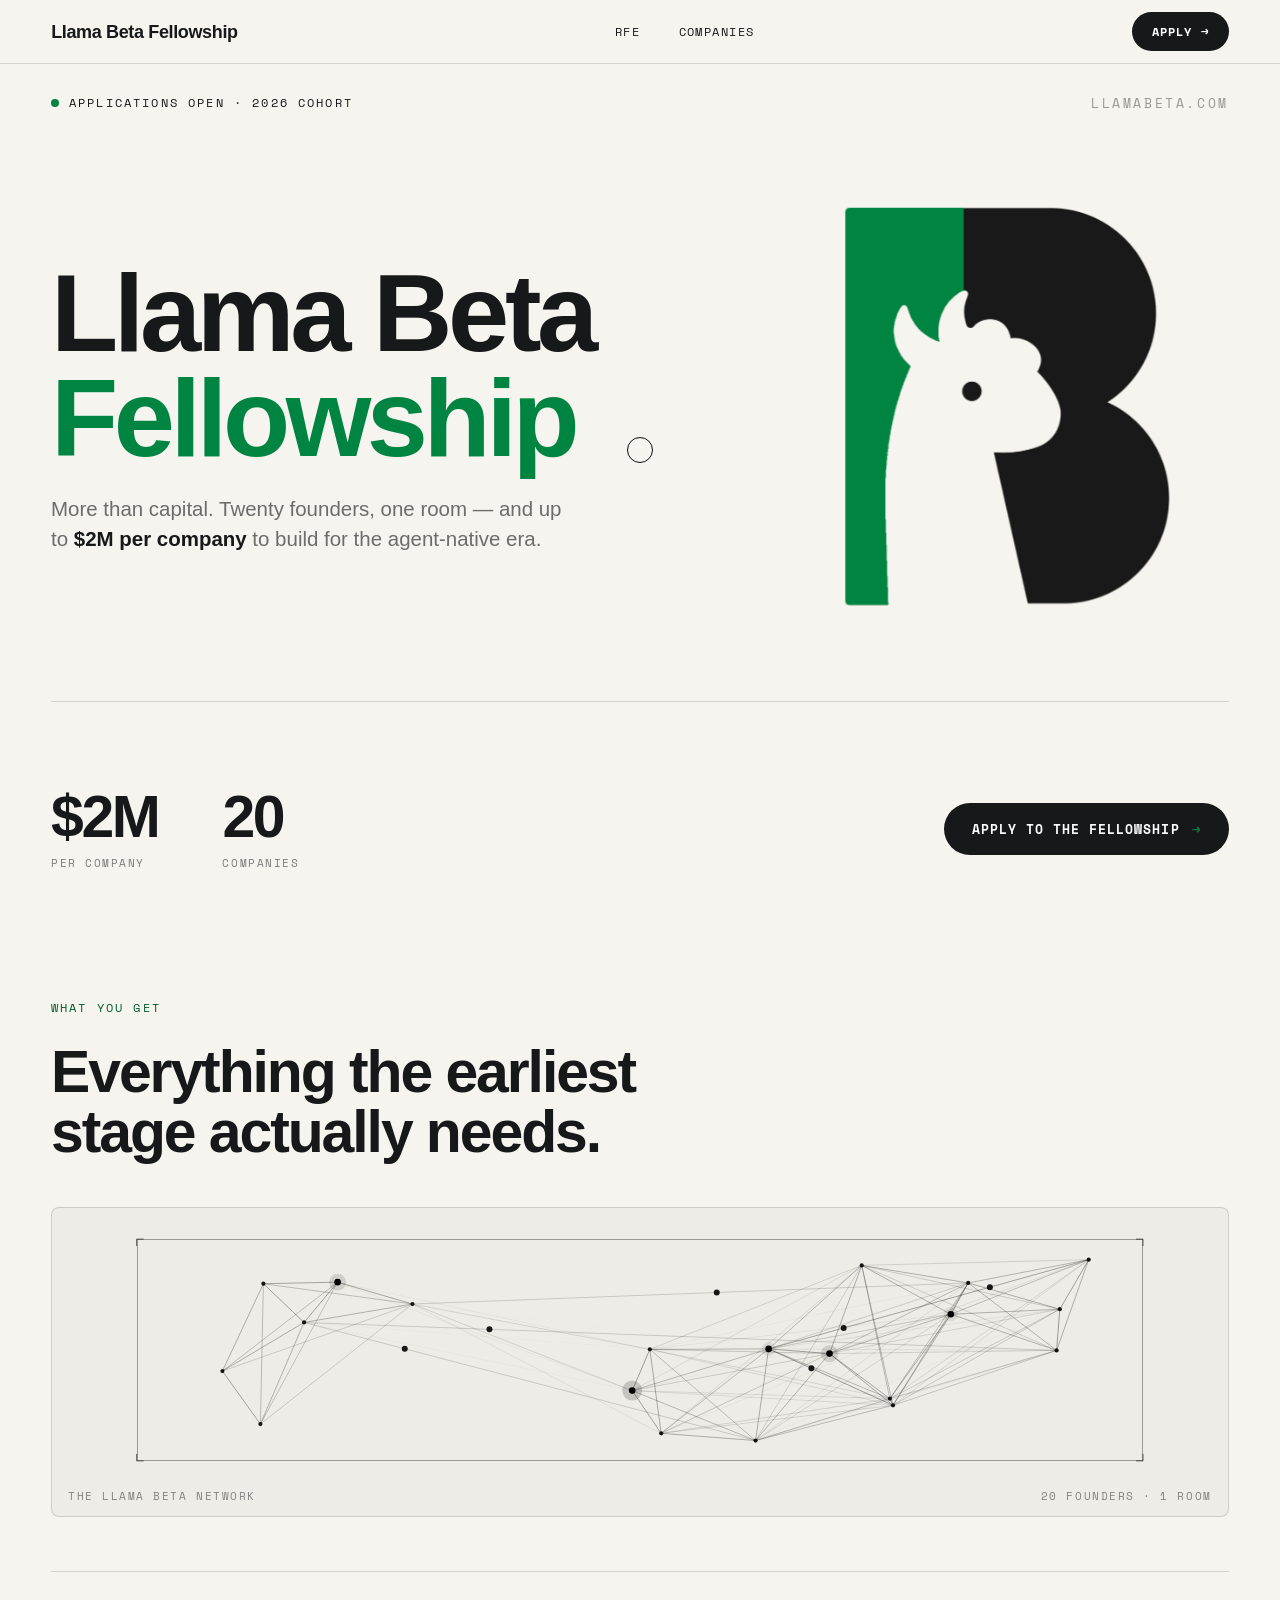
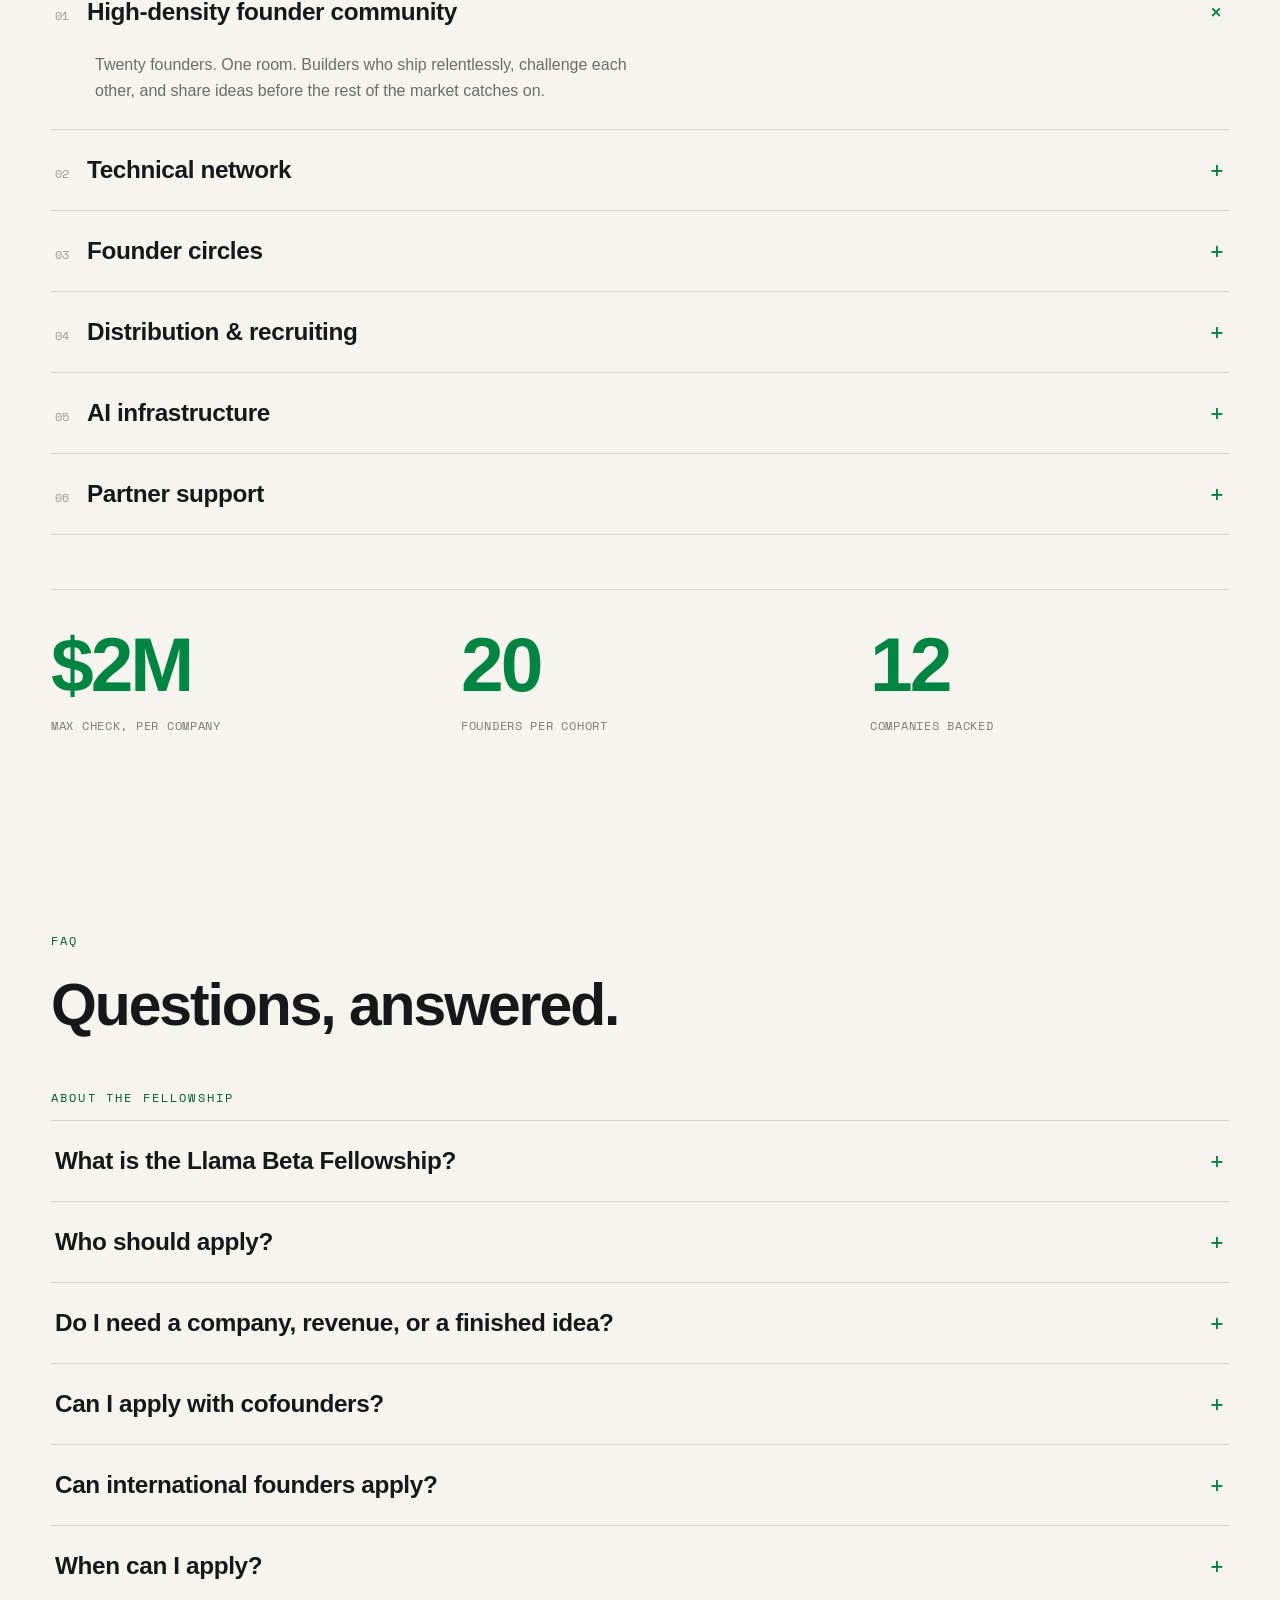
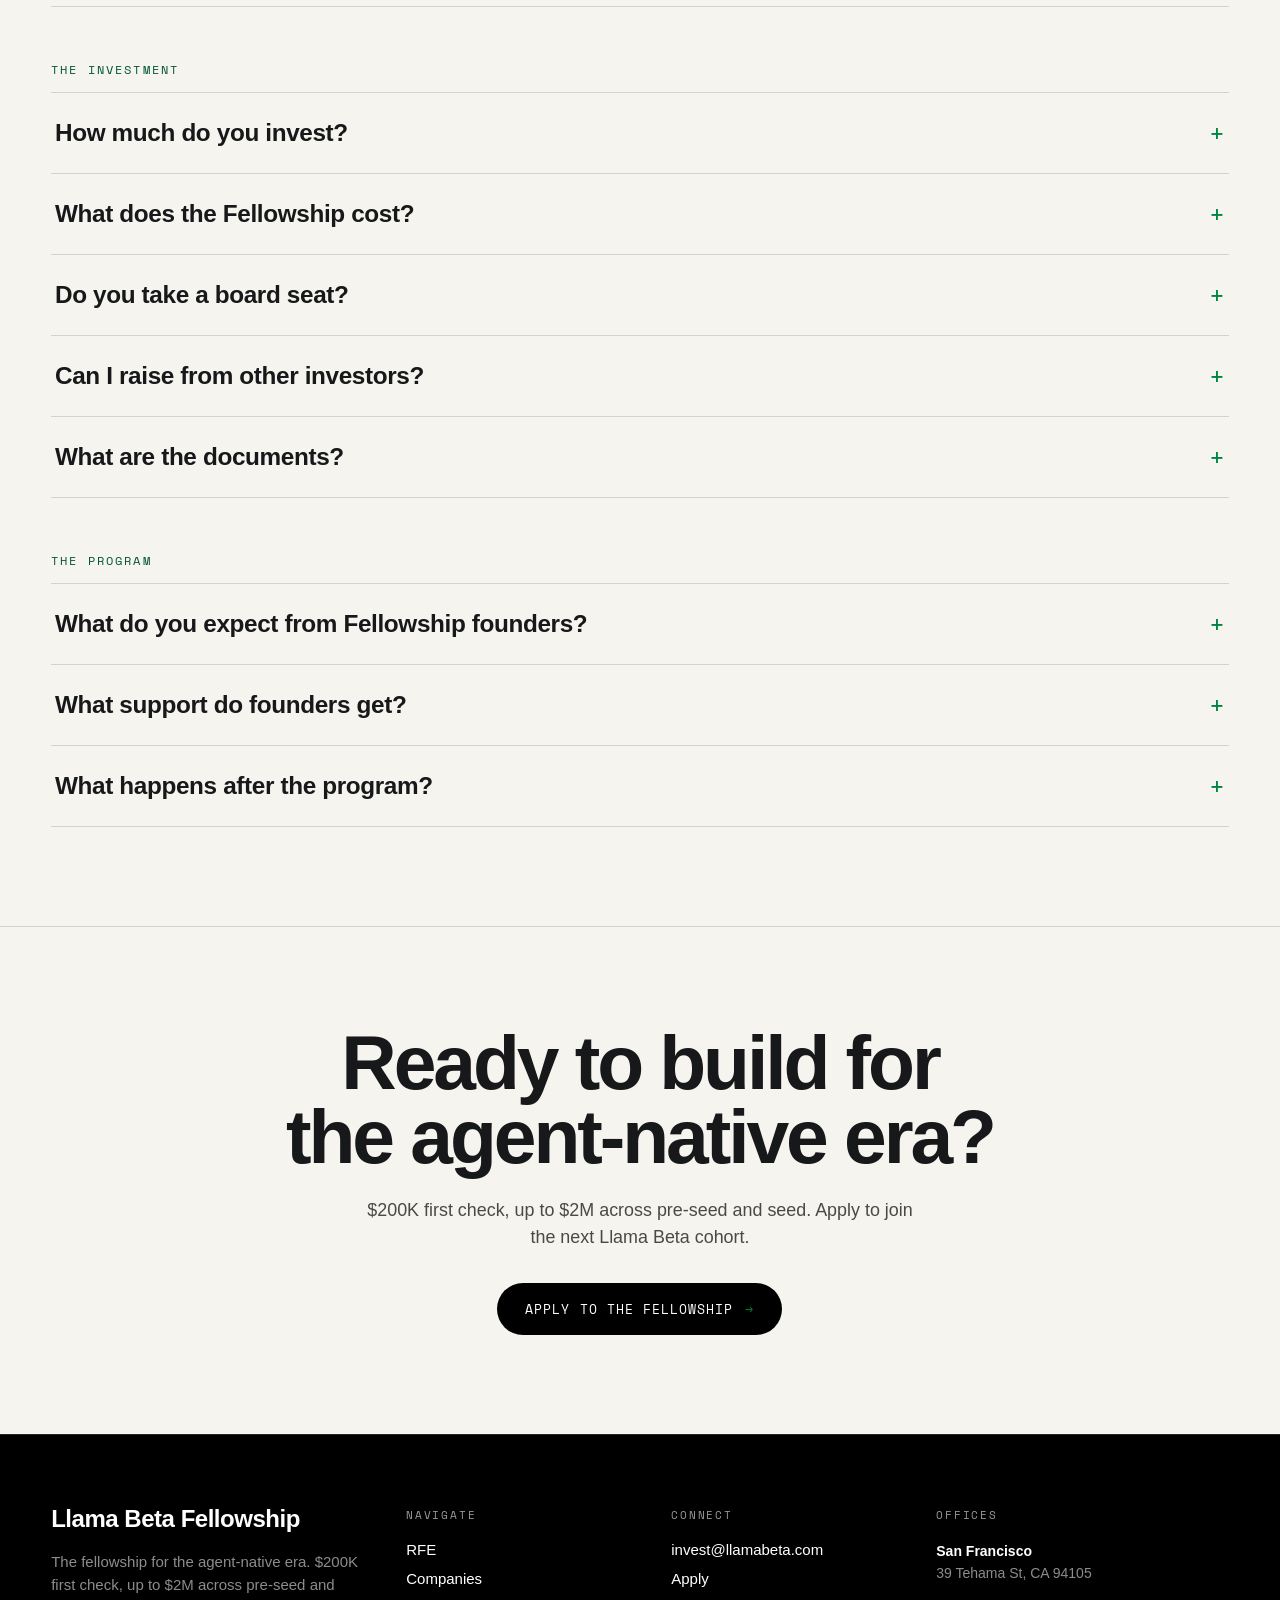
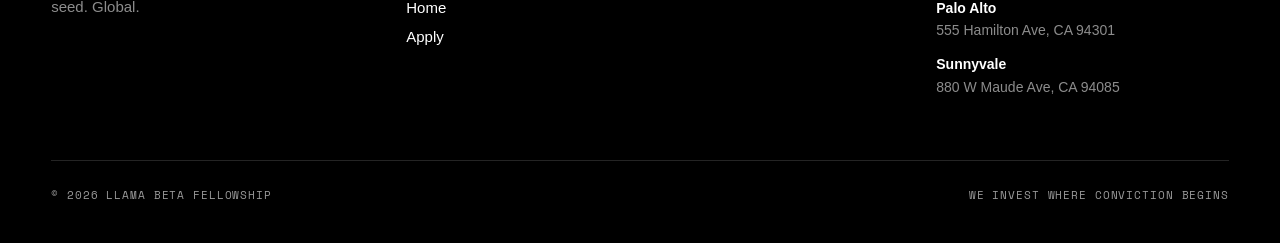
<file: fellowship.html>
<!doctype html>
<html lang="en">
<head>
<meta charset="utf-8">
<title>Llama Beta Fellowship — More than capital</title>
<link rel="canonical" href="https://llamabeta.com/">
<meta name="robots" content="noindex">
<meta http-equiv="refresh" content="0; url=/">
<script>location.replace('/');</script>
</head>
<body>
<p>The Fellowship is now the home page. <a href="/">Continue to llamabeta.com</a>.</p>
</body>
</html>
</file>
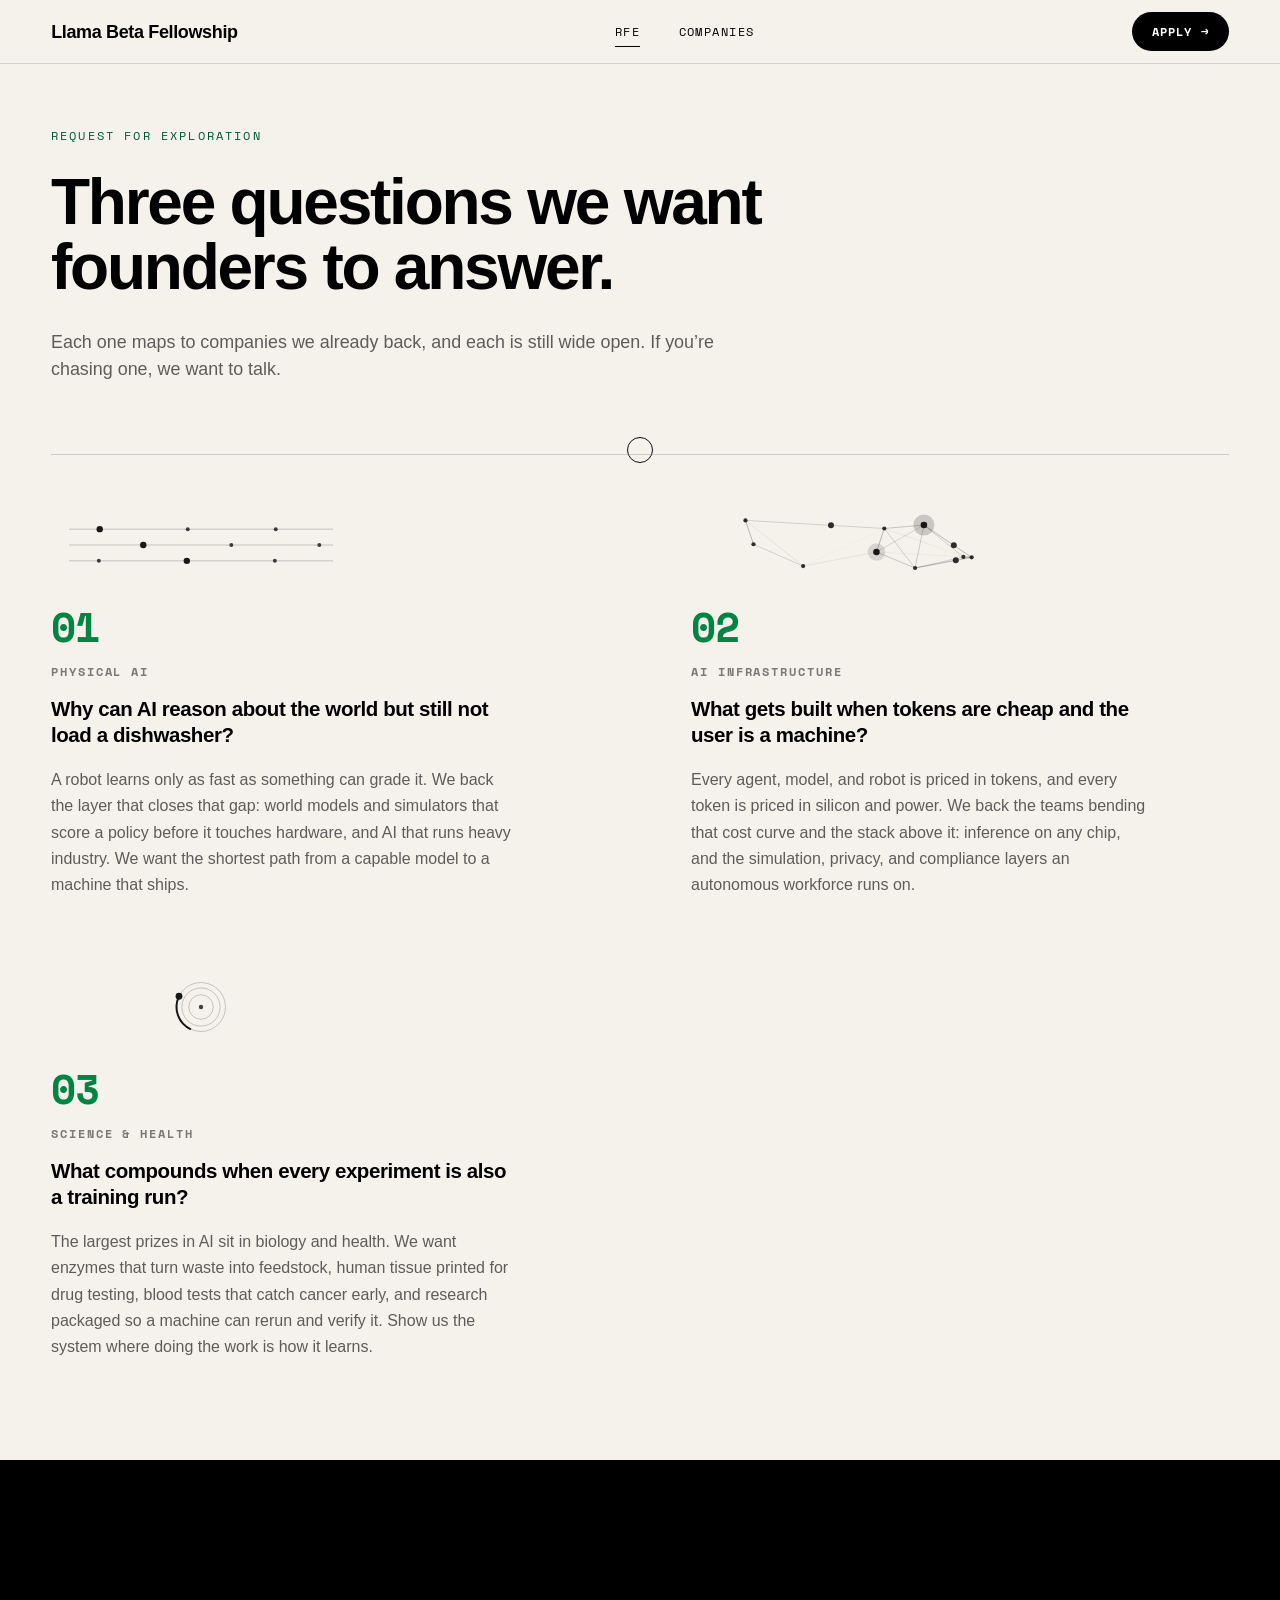
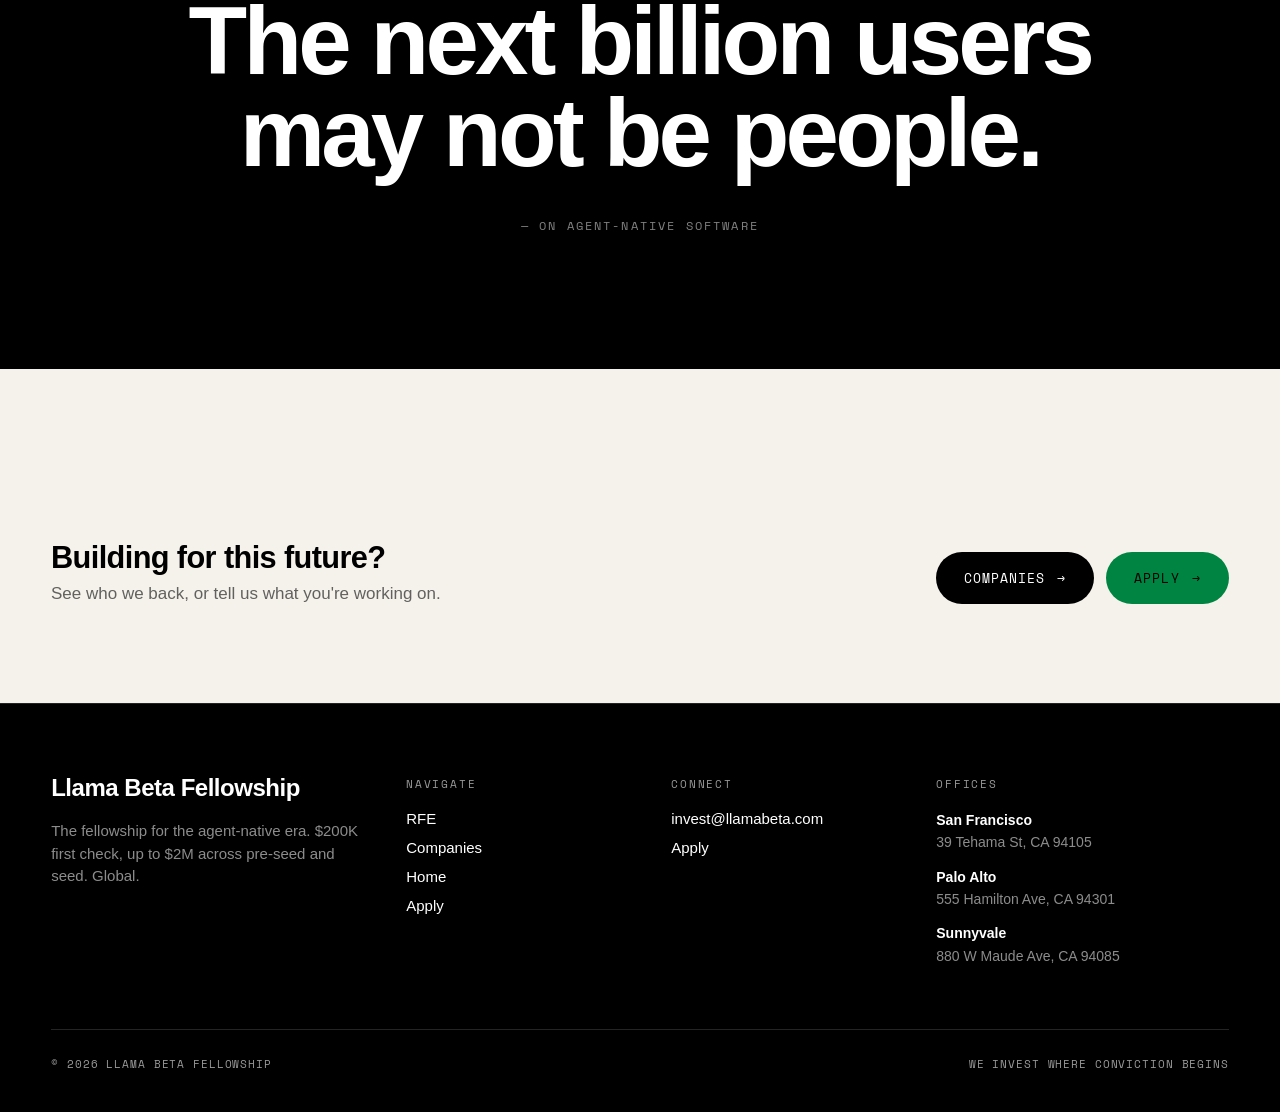
<file: thesis.html>
<!DOCTYPE html>
<html lang="en">
<head>
<meta charset="utf-8">
<meta name="viewport" content="width=device-width, initial-scale=1">
<title>Request for Exploration — Llama Beta Fellowship</title>
<meta name="description" content="The Llama Beta Fellowship's Request for Exploration: three open questions we want founders to answer.">
<meta property="og:title" content="Request for Exploration — Llama Beta Fellowship">
<meta property="og:description" content="The Llama Beta Fellowship's Request for Exploration: three open questions we want founders to answer.">
<meta property="og:type" content="website">
<meta name="theme-color" content="#008442">
<link rel="icon" href="data:image/svg+xml,%3Csvg xmlns='http://www.w3.org/2000/svg' viewBox='0 0 32 32'%3E%3Crect width='32' height='32' fill='%23008442'/%3E%3Crect x='9' y='9' width='14' height='14' fill='%23000'/%3E%3C/svg%3E">
<meta property="og:image" content="https://llamabeta.com/assets/og.png">
<link rel="preconnect" href="https://fonts.googleapis.com">
<link rel="preconnect" href="https://fonts.gstatic.com" crossorigin>
<link href="https://fonts.googleapis.com/css2?family=Space+Mono:wght@400;700&display=swap" rel="stylesheet">
<link rel="stylesheet" href="/css/site.css">
</head>
<body>
<a href="#main" class="skip-link">Skip to content</a>
<div id="mcursor"></div>

<header class="site-header">
  <a href="/" class="brand" data-magnetic aria-label="Llama Beta Fellowship — home"><span class="brand-word">Llama Beta Fellowship</span></a>
  <nav class="nav-links" aria-label="Primary">
    <a href="/thesis" aria-current="page">RFE</a>
    <a href="/companies">Companies</a>
  </nav>
  <a href="/apply" class="nav-cta" data-magnetic>Apply <span>→</span></a>
  <button class="nav-toggle" aria-label="Open menu" aria-expanded="false" aria-controls="mobileNav"><span></span><span></span><span></span></button>
</header>
<nav id="mobileNav" class="mobile-nav" aria-label="Mobile">
  <a href="/thesis" aria-current="page">RFE <span class="num">01</span></a>
  <a href="/companies">Companies <span class="num">02</span></a>
  <a href="/apply">Apply <span class="num">03</span></a>
  <a href="/apply" class="m-cta">Apply to the fellowship →</a>
  <div class="m-meta">$200K first check · up to $2M</div>
</nav>

<main id="main" tabindex="-1">
  <section class="section section-pad-top bg-paper">
    <div class="wrap">
      <div class="section-head measure">
        <div class="eyebrow gold" data-reveal>Request for Exploration</div>
        <h1 class="h2" data-reveal data-d="60" style="font-size:clamp(32px,5vw,72px)">Three questions we want founders to answer.</h1>
        <p class="lead" data-reveal data-d="140">Each one maps to companies we already back, and each is still wide open. If you&#8217;re chasing one, we want to talk.</p>
      </div>

      <div class="thesis-grid">
        <div class="thesis-card" data-reveal data-d="100">
          <canvas data-motif="flow" data-tone="ink"></canvas>
          <div class="num">01</div>
          <h3>Physical AI</h3>
          <p class="q">Why can AI reason about the world but still not load a dishwasher?</p>
          <p>A robot learns only as fast as something can grade it. We back the layer that closes that gap: world models and simulators that score a policy before it touches hardware, and AI that runs heavy industry. We want the shortest path from a capable model to a machine that ships.</p>
        </div>
        <div class="thesis-card" data-reveal data-d="160">
          <canvas data-motif="mesh" data-tone="ink"></canvas>
          <div class="num">02</div>
          <h3>AI Infrastructure</h3>
          <p class="q">What gets built when tokens are cheap and the user is a machine?</p>
          <p>Every agent, model, and robot is priced in tokens, and every token is priced in silicon and power. We back the teams bending that cost curve and the stack above it: inference on any chip, and the simulation, privacy, and compliance layers an autonomous workforce runs on.</p>
        </div>
        <div class="thesis-card" data-reveal data-d="220">
          <canvas data-motif="loop" data-tone="ink"></canvas>
          <div class="num">03</div>
          <h3>Science &amp; Health</h3>
          <p class="q">What compounds when every experiment is also a training run?</p>
          <p>The largest prizes in AI sit in biology and health. We want enzymes that turn waste into feedstock, human tissue printed for drug testing, blood tests that catch cancer early, and research packaged so a machine can rerun and verify it. Show us the system where doing the work is how it learns.</p>
        </div>
      </div>
    </div>
  </section>

  <!-- PULL QUOTE -->
  <section class="pull">
    <p data-reveal>The next billion users<br>may not be people.</p>
    <div class="src" data-reveal data-d="160">— On agent-native software</div>
  </section>

  <!-- CTA STRIP -->
  <section class="section bg-paper">
    <div class="wrap">
      <div class="cta-strip" data-reveal style="border-top:none;padding-top:0">
        <div>
          <div class="big">Building for this future?</div>
          <div class="sub">See who we back, or tell us what you're working on.</div>
        </div>
        <div style="display:flex;gap:12px;flex-wrap:wrap">
          <a href="/companies" class="btn" data-magnetic>Companies <span class="arr">→</span></a>
          <a href="/apply" class="btn accent" data-magnetic>Apply <span class="arr">→</span></a>
        </div>
      </div>
    </div>
  </section>
</main>

<footer class="site-footer">
  <div class="wrap">
    <div class="footer-grid">
      <div class="fbrand">
        <a href="/" data-magnetic class="fbrand-word">Llama Beta Fellowship</a>
        <p>The fellowship for the agent-native era. $200K first check, up to $2M across pre-seed and seed. Global.</p>
      </div>
      <div class="fcol">
        <div class="ftitle">Navigate</div>
        <div class="flist">
          <a href="/thesis">RFE</a>
          <a href="/companies">Companies</a>
          <a href="/">Home</a>
          <a href="/apply">Apply</a>
        </div>
      </div>
      <div class="fcol">
        <div class="ftitle">Connect</div>
        <div class="flist">
          <a href="mailto:invest@llamabeta.com">invest@llamabeta.com</a>
          <a href="/apply">Apply</a>
        </div>
      </div>
      <div class="fcol">
        <div class="ftitle">Offices</div>
        <div class="offices">
          <div><span class="city">San Francisco</span>39 Tehama St, CA 94105</div>
          <div><span class="city">Palo Alto</span>555 Hamilton Ave, CA 94301</div>
          <div><span class="city">Sunnyvale</span>880 W Maude Ave, CA 94085</div>
        </div>
      </div>
    </div>
    <div class="footer-bottom">
      <span>© 2026 Llama Beta Fellowship</span>
      <span>We invest where conviction begins</span>
    </div>
  </div>
</footer>

<script src="/js/site.js"></script>
</body>
</html>
</file>
<file: css/site.css>
/* ============================================================
   Llama Beta Fellowship — shared design system (multi-page static)
   Cream + green editorial. Mobile-first.
   ============================================================ */
:root{
  --accent:#008442;
  --accent-hover:#006B36;
  --accent-deep:#00582D;
  --ink:#000000;
  --paper:#F5F2EC;
  --sans:'Helvetica Neue',Helvetica,Arial,sans-serif;
  --mono:'Space Mono',ui-monospace,'SF Mono',Menlo,monospace;
  --header-h:64px;
  --pad-x:clamp(18px,4vw,72px);
  --maxw:1280px;
}
*{box-sizing:border-box}
html{scroll-behavior:smooth;-webkit-text-size-adjust:100%}
body{
  margin:0;background:var(--ink);font-family:var(--sans);color:var(--ink);
  -webkit-font-smoothing:antialiased;text-rendering:optimizeLegibility;
  overflow-x:hidden;
}
a{color:inherit;text-decoration:none}
button{font-family:inherit}
img{max-width:100%;display:block}
canvas{display:block}
::selection{background:var(--accent);color:#000}
/* Visible on BOTH the yellow surfaces (dark halo) and the black surfaces (yellow ring).
   Keep the real outline as the forced-colors / Windows High Contrast fallback. */
:focus-visible{outline:2px solid var(--accent);outline-offset:2px;box-shadow:0 0 0 4px rgba(0,0,0,.75)}

/* skip link */
.skip-link{position:absolute;left:-9999px;top:0;z-index:3000}
.skip-link:focus{left:12px;top:12px;width:auto;height:auto;padding:10px 16px;background:#000;color:#fff;font-family:var(--mono);font-size:13px;letter-spacing:.06em;text-transform:uppercase;border-radius:8px}

.mono{font-family:var(--mono)}
.eyebrow{font-family:var(--mono);font-size:12px;letter-spacing:.18em;text-transform:uppercase}

/* ---- magnetic cursor (desktop only) ---- */
#mcursor{
  position:fixed;top:0;left:0;width:26px;height:26px;border-radius:50%;
  border:1.5px solid #fff;background:transparent;mix-blend-mode:difference;
  pointer-events:none;z-index:3000;
  transform:translate3d(-100px,-100px,0) translate(-50%,-50%);will-change:transform;
}
@media (hover:none){#mcursor{display:none!important}}

/* ============================================================
   HEADER + MOBILE NAV
   ============================================================ */
.site-header{
  position:fixed;top:0;left:0;right:0;height:var(--header-h);z-index:2000;
  background:var(--paper);display:flex;align-items:center;justify-content:space-between;
  padding:0 var(--pad-x);border-bottom:1px solid rgba(0,0,0,.14);
}
.brand{display:flex;align-items:center;gap:11px;font-weight:700;font-size:18px;letter-spacing:-.02em;color:#000}
.brand .mark{width:13px;height:13px;background:#000;display:inline-block}
.brand-word{font-weight:700;font-size:clamp(15px,1.5vw,18px);letter-spacing:-.02em;white-space:nowrap;line-height:1}
.nav-links{display:flex;align-items:center;gap:clamp(20px,3vw,44px)}
.nav-links a{
  font-family:var(--mono);font-size:12px;letter-spacing:.12em;text-transform:uppercase;color:#000;
  padding:6px 0;border-bottom:1px solid transparent;transition:border-color .18s,opacity .18s;
}
.nav-links a:hover{border-bottom-color:#000}
.nav-links a[aria-current="page"]{border-bottom-color:#000}
.nav-cta{
  background:#000;color:#fff;font-family:var(--mono);font-size:12px;letter-spacing:.1em;text-transform:uppercase;font-weight:700;
  padding:11px 20px;border-radius:100px;display:inline-flex;align-items:center;gap:8px;transition:background .18s;
}
.nav-cta:hover{background:#1a1a1a}

/* hamburger */
.nav-toggle{
  display:none;width:44px;height:44px;border:1px solid rgba(0,0,0,.4);border-radius:8px;
  background:transparent;cursor:pointer;align-items:center;justify-content:center;flex-direction:column;gap:5px;
}
.nav-toggle span{display:block;width:20px;height:2px;background:#000;transition:transform .25s,opacity .25s}
.nav-toggle[aria-expanded="true"] span:nth-child(1){transform:translateY(7px) rotate(45deg)}
.nav-toggle[aria-expanded="true"] span:nth-child(2){opacity:0}
.nav-toggle[aria-expanded="true"] span:nth-child(3){transform:translateY(-7px) rotate(-45deg)}

/* mobile drawer */
.mobile-nav{
  position:fixed;inset:var(--header-h) 0 0 0;z-index:1900;background:var(--paper);
  display:flex;flex-direction:column;padding:28px var(--pad-x) 40px;gap:4px;
  transform:translateY(-12px);opacity:0;pointer-events:none;visibility:hidden;
  transition:opacity .28s ease,transform .28s ease,visibility .28s;
  overflow-y:auto;
}
.mobile-nav.open{opacity:1;transform:none;pointer-events:auto;visibility:visible}
.mobile-nav a{
  font-weight:700;font-size:clamp(28px,8vw,44px);letter-spacing:-.02em;color:#000;
  padding:18px 0;border-bottom:1px solid rgba(0,0,0,.16);display:flex;justify-content:space-between;align-items:center;
}
.mobile-nav a .num{font-family:var(--mono);font-size:13px;font-weight:400;opacity:.5}
.mobile-nav a[aria-current="page"]{padding-left:16px;box-shadow:inset 4px 0 0 #000}
.mobile-nav a[aria-current="page"] .num{opacity:1}
.mobile-nav .m-cta{
  margin-top:24px;background:#000;color:#fff;border-radius:100px;justify-content:center;
  font-family:var(--mono);font-size:14px;letter-spacing:.08em;text-transform:uppercase;font-weight:700;
  padding:18px;border-bottom:none;
}
.mobile-nav .m-meta{margin-top:auto;padding-top:28px;font-family:var(--mono);font-size:11px;letter-spacing:.12em;text-transform:uppercase;color:rgba(0,0,0,.5);border-bottom:none}
body.nav-open{position:fixed;left:0;right:0;width:100%;overflow:hidden}

@media (max-width:860px){
  .nav-links{display:none}
  .nav-cta{display:none}
  .nav-toggle{display:flex}
}

/* ============================================================
   LAYOUT PRIMITIVES
   ============================================================ */
main{display:block;background:var(--ink)}
.section{padding:clamp(72px,11vh,150px) var(--pad-x)}
.section-pad-top{padding-top:calc(var(--header-h) + clamp(40px,7vh,90px))}
.wrap{max-width:var(--maxw);margin:0 auto;width:100%}
.measure{max-width:1000px}
.bg-paper{background:var(--paper);color:#000}
.bg-ink{background:#000;color:#fff}
.bg-accent{background:var(--accent);color:#000}

.section-head .eyebrow{margin-bottom:26px}
.section-head .eyebrow.gold{color:var(--accent-deep)}
.section-head .eyebrow.acc{color:var(--accent)}
.h2{margin:0;font-weight:800;font-size:clamp(30px,4.6vw,64px);line-height:1.02;letter-spacing:-.035em;text-wrap:balance}
.lead{margin:28px 0 0;max-width:680px;font-size:clamp(16px,1.4vw,21px);line-height:1.5}
.bg-paper .lead{color:rgba(0,0,0,.62)}
.bg-ink .lead{color:rgba(255,255,255,.66)}

/* ============================================================
   HERO (home)
   ============================================================ */
.hero{
  background:var(--paper);color:#000;min-height:100svh;
  padding:calc(var(--header-h) + 36px) var(--pad-x) 30px;
  display:flex;flex-direction:column;justify-content:space-between;gap:clamp(28px,4vh,52px);
  position:relative;overflow:hidden;
}
.hero-top{
  display:flex;justify-content:space-between;align-items:center;
  font-family:var(--mono);font-size:12px;letter-spacing:.16em;text-transform:uppercase;
  flex-wrap:wrap;gap:12px;border-bottom:1px solid rgba(0,0,0,.2);padding-bottom:18px;
}
.hero-top span:not(:first-child){opacity:.6}
.hero-main{display:grid;grid-template-columns:1.55fr .9fr;gap:clamp(32px,5vw,72px);align-items:center;width:100%}
.hero-title{margin:0;font-weight:800;font-size:clamp(40px,6.6vw,116px);line-height:.9;letter-spacing:-.045em}
.hero-sub{margin:clamp(22px,3vh,34px) 0 0;max-width:560px;font-size:clamp(16px,1.35vw,21px);line-height:1.45;font-weight:500}
.text-link{
  display:inline-flex;align-items:center;gap:10px;margin-top:26px;
  font-family:var(--mono);font-size:13px;letter-spacing:.08em;text-transform:uppercase;
  border-bottom:1px solid currentColor;padding-bottom:4px;
}
.text-link .arr,.btn .arr{display:inline-block;transition:transform .18s cubic-bezier(.2,0,0,1)}
.text-link:hover .arr,.btn:hover .arr{transform:translateX(5px)}
.hero-card{
  border:1px solid rgba(0,0,0,.28);border-radius:8px;background:rgba(0,0,0,.05);
  padding:16px 16px 6px;display:flex;flex-direction:column;gap:14px;min-height:clamp(300px,44vh,420px);
}
.hero-card-head{display:flex;justify-content:space-between;align-items:center;font-family:var(--mono);font-size:11px;letter-spacing:.14em;text-transform:uppercase}
.hero-card-head .live{display:inline-flex;align-items:center;gap:7px}
.hero-card-head .dot{width:7px;height:7px;border-radius:50%;background:var(--accent);display:inline-block}
.hero-card canvas{flex:1;width:100%;min-height:175px}
.hero-card .thesis-link{display:flex;align-items:center;justify-content:space-between;gap:10px;min-height:44px;padding:11px 2px;font-size:15px;font-weight:600;letter-spacing:-.01em;border-top:1px solid rgba(0,0,0,.14);transition:opacity .18s}
.hero-card .thesis-link:hover{opacity:.55}
.hero-card .thesis-link span{font-family:var(--mono);font-size:12px}
.hero-foot{display:flex;justify-content:space-between;align-items:center;gap:20px;flex-wrap:wrap}
.pill-row{display:flex;gap:12px;flex-wrap:wrap;align-items:center}
.pill{border:1px solid #000;border-radius:100px;padding:9px 18px;font-family:var(--mono);font-size:12px;letter-spacing:.05em;text-transform:uppercase}
.scroll-hint{font-family:var(--mono);font-size:11px;letter-spacing:.2em;text-transform:uppercase;opacity:.55}

@media (max-width:900px){.hero-main{grid-template-columns:1fr}}

/* ---- film / cosmic ---- */
.film{position:relative;background:#000;color:#fff;min-height:100svh;overflow:hidden;display:flex;align-items:center;justify-content:center}
.film #cosmic{position:absolute;inset:0;width:100%;height:100%}
.film .corner{position:absolute;top:calc(var(--header-h) + 24px);left:var(--pad-x);font-family:var(--mono);font-size:12px;letter-spacing:.16em;text-transform:uppercase;color:rgba(255,255,255,.55)}
.film-inner{position:relative;z-index:1;text-align:center;padding:clamp(28px,6vw,80px);max-width:1100px}
.film h2{margin:0;font-weight:800;font-size:clamp(38px,8vw,124px);line-height:.92;letter-spacing:-.04em}
.film p{margin:30px auto 0;max-width:680px;font-size:clamp(15px,1.3vw,20px);line-height:1.5;color:rgba(255,255,255,.7)}

/* ---- pull quote ---- */
.pull{background:#000;color:#fff;padding:clamp(80px,15vh,200px) var(--pad-x);text-align:center}
.pull p{margin:0 auto;max-width:1200px;font-weight:800;font-size:clamp(26px,7.5vw,118px);line-height:.96;letter-spacing:-.04em;text-wrap:balance}
.pull .src{margin-top:38px;font-family:var(--mono);font-size:12px;letter-spacing:.18em;text-transform:uppercase;color:rgba(255,255,255,.5)}

/* ============================================================
   THESIS
   ============================================================ */
.thesis-grid{
  display:grid;grid-template-columns:1fr;gap:clamp(48px,7vh,84px);
  margin-top:clamp(48px,8vh,100px);border-top:1px solid rgba(0,0,0,.16);padding-top:clamp(48px,6vh,72px);
}
@media(min-width:860px){.thesis-grid{grid-template-columns:repeat(2,1fr);column-gap:clamp(64px,8vw,140px);row-gap:clamp(64px,8vh,104px)}}
.bg-ink .thesis-grid{border-top-color:rgba(255,255,255,.16)}
.thesis-card{max-width:460px}
.thesis-card canvas{width:100%;max-width:300px;height:72px;margin-bottom:26px;opacity:.9}
.thesis-card .num{font-family:var(--mono);font-size:clamp(34px,3.2vw,50px);font-weight:700;color:var(--accent);line-height:1;letter-spacing:-.03em}
.thesis-card h3{margin:16px 0 16px;font-family:var(--mono);font-weight:700;font-size:12px;line-height:1.3;letter-spacing:.16em;text-transform:uppercase;color:rgba(0,0,0,.5)}
.thesis-card .q{margin:0 0 18px;font-size:clamp(20px,1.6vw,25px);line-height:1.3;font-weight:700;color:var(--ink,#000);letter-spacing:-.02em}
.thesis-card p{margin:0;font-size:16px;line-height:1.65;color:rgba(0,0,0,.62)}
.explore-grid .thesis-card h3{font-family:var(--sans);font-size:clamp(20px,1.7vw,25px);font-weight:700;text-transform:none;letter-spacing:-.02em;line-height:1.15;color:var(--ink,#000);margin:2px 0 14px}
.explore-grid .thesis-card p{color:rgba(0,0,0,.66)}
@media(min-width:860px){.thesis-grid.explore-grid{grid-template-columns:repeat(3,minmax(0,1fr));column-gap:clamp(44px,5vw,88px);row-gap:clamp(56px,7vh,88px)}}

/* ============================================================
   PORTFOLIO / COMPANIES
   ============================================================ */
.theme-list{display:flex;flex-direction:column;gap:clamp(20px,3vh,32px);margin-top:clamp(40px,6vh,64px)}
.theme-card{
  background:#0b0b0c;color:#fff;border-radius:8px;padding:clamp(28px,3.5vw,56px);
  display:flex;flex-direction:column;gap:32px;overflow:hidden;
}
.theme-card .tc-top{display:flex;justify-content:space-between;align-items:flex-start;font-family:var(--mono);font-size:12px;letter-spacing:.14em;text-transform:uppercase;color:rgba(255,255,255,.55)}
.theme-card .tc-body{display:grid;grid-template-columns:1.1fr .9fr;gap:clamp(28px,4vw,64px);align-items:end}
.theme-card h3{margin:0;font-weight:800;font-size:clamp(32px,5.4vw,72px);line-height:.94;letter-spacing:-.035em}
.theme-card .tc-sub{margin:clamp(12px,1.6vh,18px) 0 0;max-width:56ch;font-size:clamp(15px,1.25vw,18px);line-height:1.45;color:rgba(255,255,255,.62)}
.theme-card .cos{margin-top:clamp(24px,3vh,40px);display:flex;flex-direction:column}
.theme-card .co{display:flex;align-items:baseline;gap:18px;padding:16px 0;border-top:1px solid rgba(255,255,255,.14)}
.theme-card .co .ci{font-family:var(--mono);font-size:12px;color:rgba(255,255,255,.4)}
.theme-card .co .cn{font-size:clamp(20px,2vw,30px);font-weight:600;letter-spacing:-.01em}
.theme-card .co a.cn{color:inherit;text-decoration:none;text-underline-offset:4px;text-decoration-thickness:1px}.theme-card .co a.cn:hover,.theme-card .co a.cn:focus-visible{text-decoration-line:underline}.theme-card .co a.cn:focus-visible{outline:2px solid rgba(255,255,255,.85);outline-offset:4px;border-radius:2px}.theme-card .co .arr{display:inline;font-size:.55em;margin-left:6px;vertical-align:.5em;opacity:.45;transition:opacity .2s}.theme-card .co a.cn:hover .arr,.theme-card .co a.cn:focus-visible .arr{opacity:1}
.theme-card .tc-motif{position:relative;aspect-ratio:4/3;border-radius:4px;border:1px solid rgba(255,255,255,.14);overflow:hidden;min-height:180px;background:rgba(255,255,255,.02)}
.theme-card .tc-motif canvas{position:absolute;inset:0;width:100%;height:100%}
.theme-card .tc-motif .ml{position:absolute;left:14px;bottom:12px;font-family:var(--mono);font-size:10px;letter-spacing:.14em;text-transform:uppercase;color:rgba(255,255,255,.5)}
/* 2026-10-06: 3 big categories, company list goes 2-col on wide screens */
@media (min-width:1000px){.theme-card .cos{display:grid;grid-template-columns:repeat(2,minmax(0,1fr));column-gap:28px}.theme-card .co{gap:12px}.theme-card .co .cn{font-size:clamp(19px,1.62vw,24px)}}
@media (max-width:720px){.theme-card .tc-body{grid-template-columns:1fr}.theme-card .tc-motif{order:-1;min-height:150px}}

/* In the news (data-driven, sync_sites.py --press) */
.press{margin-top:clamp(48px,8vh,90px)}
.press-head{display:flex;justify-content:space-between;align-items:baseline;gap:16px;margin-bottom:clamp(16px,2vh,24px)}
.press-head .eyebrow.gold{color:var(--accent-deep)}
.press-count{font-family:var(--mono);font-size:12px;letter-spacing:.14em;text-transform:uppercase;color:rgba(0,0,0,.6)}
.press-list{list-style:none;margin:0;padding:0;border-bottom:1px solid rgba(0,0,0,.15)}
.press-row{display:grid;grid-template-columns:minmax(120px,170px) 1fr auto 18px;gap:24px;align-items:baseline;padding:20px 0;border-top:1px solid rgba(0,0,0,.15);color:inherit;text-decoration:none}
.press-row .po{font-family:var(--mono);font-size:12px;letter-spacing:.14em;text-transform:uppercase;color:rgba(0,0,0,.6)}
.press-row .ph{font-size:clamp(17px,1.6vw,22px);font-weight:600;letter-spacing:-.01em;line-height:1.3;text-underline-offset:4px;text-decoration-thickness:1px}
.press-row .pm{font-family:var(--mono);font-size:12px;letter-spacing:.08em;text-transform:uppercase;color:rgba(0,0,0,.6);white-space:nowrap}
.press-row .arr{opacity:.4;text-align:right;transition:opacity .18s}
.press-row:hover .arr,.press-row:focus-visible .arr{opacity:1}
.press-row:hover .ph,.press-row:focus-visible .ph{text-decoration-line:underline}
.press-row:focus-visible{outline:2px solid var(--ink);outline-offset:4px;box-shadow:none}
@media (max-width:720px){.press-row{grid-template-columns:1fr auto;gap:10px 16px;padding:18px 0}.press-row .pm{grid-column:2;grid-row:1;text-align:right}.press-row .ph{grid-column:1/-1;grid-row:2}.press-row .arr{display:none}}

/* CTA strip */
.cta-strip{margin-top:clamp(48px,8vh,90px);border-top:1px solid rgba(0,0,0,.16);padding-top:clamp(32px,4vh,52px);display:flex;justify-content:space-between;align-items:flex-end;gap:24px;flex-wrap:wrap}
.bg-ink .cta-strip{border-top-color:rgba(255,255,255,.16)}
.cta-strip .big{font-weight:700;font-size:clamp(22px,2.4vw,34px);letter-spacing:-.02em}
.cta-strip .sub{margin-top:8px;color:rgba(0,0,0,.6);font-size:17px}
.bg-ink .cta-strip .sub{color:rgba(255,255,255,.6)}
.btn{
  display:inline-flex;align-items:center;gap:12px;background:#000;color:#fff;border-radius:100px;
  padding:16px 28px;font-family:var(--mono);font-size:13px;letter-spacing:.08em;text-transform:uppercase;
  border:none;cursor:pointer;transition:background .18s,color .18s;
}
.btn:hover{background:var(--accent);color:#000}
.btn.accent{background:var(--accent);color:#000}
.btn.accent:hover{background:#fff}

/* ============================================================
   FELLOWSHIP
   ============================================================ */
/* signature mesh block — now a full-width block in its own pushed-down
   section rather than a sidebar item, so it's styled standalone (no longer
   scoped under a .fellow-aside parent that no longer exists in the markup). */
.net{margin-top:clamp(32px,5vh,56px);border:1px solid rgba(23,24,26,.15);border-radius:8px;background:rgba(23,24,26,.03);padding:16px 16px 12px}
.net canvas{width:100%;height:clamp(200px,28vh,300px)}
.net .cap{margin-top:12px;display:flex;justify-content:space-between;align-items:center;font-family:var(--mono);font-size:11px;letter-spacing:.14em;text-transform:uppercase;color:rgba(23,24,26,.5)}
.accordion{margin-top:clamp(40px,6vh,64px);border-bottom:1px solid rgba(23,24,26,.15)}
.acc-item{border-top:1px solid rgba(23,24,26,.15)}
.acc-btn{width:100%;background:transparent;border:0;color:#17181A;cursor:pointer;display:flex;align-items:center;justify-content:space-between;gap:20px;padding:26px 4px;text-align:left;transition:opacity .18s}
.acc-btn:hover{opacity:.78}
.acc-btn .lhs{display:flex;align-items:baseline;gap:18px}
.acc-btn .anum{font-family:var(--mono);font-size:12px;color:rgba(23,24,26,.4)}
.acc-btn .atitle{font-weight:600;font-size:clamp(19px,1.9vw,27px);letter-spacing:-.015em}
.acc-btn .sign{font-family:var(--mono);font-size:26px;color:var(--accent);line-height:1;font-weight:400;transition:transform .25s}
.acc-btn[aria-expanded="true"] .sign{transform:rotate(45deg)}
.acc-panel{max-height:0;opacity:0;visibility:hidden;overflow:hidden;transition:max-height .55s cubic-bezier(.2,0,0,1),opacity .4s ease-in-out,visibility .55s}
.acc-btn[aria-expanded="true"] + .acc-panel{visibility:visible}
.acc-panel p{margin:0 4px 26px 44px;max-width:560px;font-size:16px;line-height:1.6;color:rgba(23,24,26,.62)}
@media (max-width:620px){.acc-panel p{margin-left:34px}}

/* stat band */
.stat-band{display:grid;grid-template-columns:repeat(auto-fit,minmax(180px,1fr));gap:clamp(28px,4vw,56px);margin-top:clamp(40px,6vh,72px);border-top:1px solid rgba(23,24,26,.15);padding-top:clamp(32px,4vh,48px)}
.stat .v{font-weight:800;font-size:clamp(44px,6vw,90px);line-height:1;letter-spacing:-.04em}
.stat .l{margin-top:14px;font-family:var(--mono);font-size:12px;letter-spacing:.06em;text-transform:uppercase;color:rgba(23,24,26,.55)}

/* ============================================================
   MARQUEE
   ============================================================ */
.marquee{background:var(--accent);color:#000;padding:22px 0;overflow:hidden;border-top:1px solid rgba(0,0,0,.16);border-bottom:1px solid rgba(0,0,0,.16);white-space:nowrap}
.marquee-track{display:inline-flex;align-items:center;will-change:transform}
.marquee-track span{display:inline-flex;align-items:center;font-weight:700;font-size:clamp(22px,3vw,40px);letter-spacing:-.02em;padding:0 26px}
.marquee-track .star{opacity:.4;padding-left:52px;font-size:.6em}

/* ============================================================
   APPLY FORM
   ============================================================ */
.apply-hero{text-align:center;max-width:1100px;margin:0 auto}
.apply-hero h1{margin:0 auto;font-weight:800;font-size:clamp(40px,7.5vw,104px);line-height:.94;letter-spacing:-.04em;text-wrap:balance}
.apply-hero .lead{margin:28px auto 0;color:rgba(255,255,255,.66)}
.apply-pills{display:flex;justify-content:center;gap:10px;flex-wrap:wrap;margin-top:30px}
.apply-pills span{border:1px solid rgba(255,255,255,.3);border-radius:100px;padding:9px 16px;font-family:var(--mono);font-size:11px;letter-spacing:.06em;text-transform:uppercase;color:rgba(255,255,255,.85)}
/* spam honeypot — off-screen, never shown to humans, ignored by AT */
.hp{position:absolute!important;left:-9999px!important;top:auto;width:1px;height:1px;overflow:hidden}
#applyForm{display:grid;grid-template-columns:1fr 1fr;gap:16px 18px;max-width:760px;margin:48px auto 0;text-align:left}
#applyForm .af-full{grid-column:1/-1}
#applyForm label{display:block;font-family:var(--mono);font-size:11px;letter-spacing:.12em;text-transform:uppercase;color:rgba(255,255,255,.5);margin-bottom:8px}
#applyForm input,#applyForm select,#applyForm textarea{width:100%;background:rgba(255,255,255,.04);border:1px solid rgba(255,255,255,.16);border-radius:10px;padding:13px 14px;font-family:var(--sans);font-size:16px;color:#fff;outline:none;transition:border-color .18s,background .18s}
#applyForm input::placeholder,#applyForm textarea::placeholder{color:rgba(255,255,255,.55)}
#applyForm input:focus,#applyForm select:focus,#applyForm textarea:focus{border-color:var(--accent);background:rgba(255,255,255,.07)}
#applyForm textarea{min-height:94px;resize:vertical;line-height:1.45}
#applyForm select{appearance:none;-webkit-appearance:none;cursor:pointer;background-image:linear-gradient(45deg,transparent 50%,rgba(255,255,255,.5) 50%),linear-gradient(135deg,rgba(255,255,255,.5) 50%,transparent 50%);background-position:calc(100% - 18px) 19px,calc(100% - 13px) 19px;background-size:5px 5px,5px 5px;background-repeat:no-repeat}
#applyForm option{color:#000}
#applyBtn{grid-column:1/-1;justify-self:start;display:inline-flex;align-items:center;gap:14px;margin-top:8px;background:var(--accent);color:#000;border:none;border-radius:100px;padding:18px 34px;font-family:var(--mono);font-size:14px;letter-spacing:.08em;text-transform:uppercase;font-weight:700;cursor:pointer;transition:background .18s}
#applyBtn:hover{background:#fff}
#applyBtn:disabled{cursor:default}
#applyMsg{grid-column:1/-1;font-family:var(--mono);font-size:12px;letter-spacing:.04em;color:rgba(255,255,255,.6);min-height:16px;margin-top:2px}
@media (max-width:680px){#applyForm{grid-template-columns:1fr;margin-top:36px}#applyBtn{width:100%;justify-content:center}}

/* ============================================================
   FOOTER
   ============================================================ */
.site-footer{background:#000;color:#fff;padding:clamp(56px,8vh,96px) var(--pad-x) 40px;border-top:1px solid rgba(255,255,255,.14)}
.footer-grid{display:grid;grid-template-columns:1.4fr 1fr 1fr 1.3fr;gap:40px;align-items:start}
.footer-grid .fbrand{min-width:240px}
.footer-grid .fbrand a{display:inline-flex;align-items:center;gap:12px;font-weight:700;font-size:24px;letter-spacing:-.02em}
.footer-grid .fbrand .mark{width:15px;height:15px;background:var(--accent);display:inline-block}
.fbrand-word{font-weight:700;font-size:18px;letter-spacing:-.02em;white-space:nowrap;line-height:1;color:#fff;display:inline-block}
.footer-grid .fbrand p{margin:20px 0 0;max-width:340px;font-size:15px;line-height:1.5;color:rgba(255,255,255,.55)}
.fcol .ftitle{font-family:var(--mono);font-size:11px;letter-spacing:.16em;text-transform:uppercase;color:rgba(255,255,255,.6);margin-bottom:18px}
.fcol .flist{display:flex;flex-direction:column;gap:12px;font-size:15px}
.fcol .flist a{transition:color .18s}
.fcol .flist a:hover{color:var(--accent)}
.fcol .offices{display:flex;flex-direction:column;gap:14px;font-size:14px;line-height:1.45;color:rgba(255,255,255,.55)}
.fcol .offices .city{display:block;color:#fff;font-weight:600;margin-bottom:2px}
.footer-bottom{margin-top:clamp(48px,7vh,80px);padding-top:26px;border-top:1px solid rgba(255,255,255,.14);display:flex;justify-content:space-between;gap:16px;flex-wrap:wrap;font-family:var(--mono);font-size:11px;letter-spacing:.08em;text-transform:uppercase;color:rgba(255,255,255,.6)}
@media (max-width:860px){
  .footer-grid{grid-template-columns:1fr 1fr}
  /* footer is the only nav at the bottom on mobile — give links comfortable taps */
  .fcol .flist{gap:0}
  .fcol .flist a{display:inline-block;padding:13px 0}
}
@media (max-width:520px){.footer-grid{grid-template-columns:1fr}}

/* ============================================================
   REVEAL ANIMATION
   ============================================================ */
[data-reveal]{will-change:opacity,transform}
@media (prefers-reduced-motion:reduce){
  *{animation:none!important;transition:none!important;scroll-behavior:auto!important}
  [data-reveal]{opacity:1!important;transform:none!important}
}

/* ============================================================
   FELLOWSHIP LIGHT THEME (scoped)
   Cream + green editorial variant — Swiss/minimal, print-ad feel.
   Applies only to fellowship.html via body.theme-green. Every
   override below is scoped under .theme-green so the other 4
   pages are untouched.
   ============================================================ */
.theme-green{--accent:#008442;--accent-hover:#006B36}

/* header + mobile drawer: cream bg, ink brand + links (flip from the old dark theme) */
.theme-green .site-header{background:#F6F4EE;border-bottom-color:rgba(23,24,26,.15)}
.theme-green .brand{color:#17181A}
.theme-green .nav-links a{color:#17181A}
.theme-green .nav-links a:hover{border-bottom-color:#17181A}
.theme-green .nav-links a[aria-current="page"]{border-bottom-color:#17181A}
.theme-green .nav-toggle{border-color:rgba(23,24,26,.4)}
.theme-green .nav-toggle span{background:#17181A}
.theme-green .nav-cta{background:#17181A;color:#fff;font-weight:700}
.theme-green .nav-cta:hover{background:#000}

.theme-green .mobile-nav{background:#F6F4EE}
.theme-green .mobile-nav a{color:#17181A;border-bottom-color:rgba(23,24,26,.14)}
.theme-green .mobile-nav a[aria-current="page"]{box-shadow:inset 4px 0 0 #17181A}
.theme-green .mobile-nav .m-cta{background:#17181A;color:#fff}
.theme-green .mobile-nav .m-meta{color:rgba(23,24,26,.5)}

.theme-green ::selection{background:#008442;color:#17181A}
.theme-green .stat .v{color:var(--accent)}
/* small mono label on cream ("What you get") — bright green fails contrast as
   small text here, so this one instance rides the deep token instead. */
.theme-green .eyebrow.acc{color:var(--accent-deep)}

/* main content + closing CTA band: cream everywhere, no dark sections
   except the primary CTA pill (see .fh-apply / .btn below) */
.theme-green .bg-ink{background:#F6F4EE;color:#17181A}
.theme-green .bg-accent{background:#F6F4EE;color:#17181A;border-top:1px solid rgba(23,24,26,.15)}

/* the word "Fellowship" in the H1 picks up the accent green */
.theme-green .acc-word{color:var(--accent)}

/* primary CTA stays a dark ink pill even though the page is light,
   with a green arrow glyph. .btn:hover keeps its inline background:#000
   (higher specificity than the base .btn:hover rule) so hover already
   stays dark without an override here. */
.theme-green .btn .arr{color:var(--accent)}
.theme-green .fh-apply{background:#17181A;color:#fff;font-weight:700}
.theme-green .fh-apply:hover{background:#000;color:#fff}

/* status badge — mono, uppercase, ink text, green pulse dot */
.badge{font-family:var(--mono);font-size:12px;letter-spacing:.18em;text-transform:uppercase;color:#17181A;display:inline-flex;align-items:center;gap:10px;margin-bottom:0}
.bdot{width:8px;height:8px;border-radius:50%;background:var(--accent);animation:bdot-pulse 2s infinite}
@keyframes bdot-pulse{
  0%{box-shadow:0 0 0 0 rgba(90,210,94,.6)}
  100%{box-shadow:0 0 0 8px rgba(90,210,94,0)}
}

/* stat + CTA row at the foot of the fellowship hero */
.fh-row{display:flex;align-items:center;justify-content:space-between;gap:28px;flex-wrap:wrap}
.fh-stats{display:flex;gap:clamp(32px,6vw,64px);flex-wrap:wrap}
.fh-stat{display:flex;flex-direction:column;gap:8px}
.fh-stat .v{font-weight:800;font-size:clamp(28px,min(4.6vw,7svh),60px);letter-spacing:-.04em;line-height:1;color:#17181A}
.fh-stat .l{font-family:var(--mono);font-size:11px;letter-spacing:.14em;text-transform:uppercase;color:rgba(23,24,26,.55)}

/* ============================================================
   FELLOWSHIP — full-viewport landing hero
   Cream editorial: badge/url row, big two-line lockup beside the
   llama mark, hairline, then a stat + CTA foot row. Every class
   here is fellowship-only (used nowhere else in the markup).
   ============================================================ */
.fh-hero{background:#F6F4EE;color:#17181A;min-height:100svh;display:flex;padding:calc(var(--header-h) + clamp(14px,3.2svh,48px)) var(--pad-x) clamp(16px,3.2svh,56px)}
.fh-hero-wrap{display:flex;flex-direction:column;justify-content:space-between;gap:clamp(14px,4svh,72px);flex:1;width:100%}

.fh-top{display:flex;justify-content:space-between;align-items:center;flex-wrap:wrap;gap:12px}
.fh-url{font-family:var(--mono);font-size:13px;letter-spacing:.2em;text-transform:uppercase;color:rgba(23,24,26,.42)}

.fh-mid{display:grid;grid-template-columns:1.5fr 1fr;gap:clamp(24px,5vw,64px);align-items:center}
.fh-copy h1{margin:0;font-weight:800;font-size:clamp(36px,min(9vw,14svh),110px);line-height:.95;letter-spacing:-.04em}
.fh-copy p{margin:clamp(10px,min(3vh,2.6svh),30px) 0 0;max-width:46ch;font-size:clamp(15px,min(1.6vw,2.6svh),24px);line-height:1.45;color:rgba(23,24,26,.62)}
.fh-copy p strong{color:#17181A;font-weight:700}
.fh-mark{display:flex;align-items:center;justify-content:center}
.fh-mark img{width:clamp(160px,min(27vw,43svh),380px);height:auto}

.fh-hr{border-top:1px solid rgba(23,24,26,.15)}

@media (max-width:820px){
  .fh-mid{grid-template-columns:1fr}
  .fh-mark{justify-content:flex-start}
  .fh-mark img{width:180px}
  .fh-row{flex-direction:column;align-items:flex-start;gap:24px}
  .fh-row .fh-apply{width:100%;justify-content:center}
}

/* ---- fellowship FAQ groups ---- */
.faq-group{margin-top:clamp(40px,6vh,64px)}
.faq-group:first-of-type{margin-top:clamp(28px,4vh,44px)}
.faq-glabel{font-family:var(--mono);font-size:12px;letter-spacing:.18em;text-transform:uppercase;color:var(--accent-deep);margin:0 0 2px}
.faq-group .accordion{margin-top:14px}
.acc-panel a{color:var(--accent-deep);text-decoration:underline;text-underline-offset:2px}
/* portfolio logo marks */
.theme-card .co{align-items:center}
.cl{display:inline-flex;align-items:center;justify-content:center;flex:none;width:28px;height:28px}
.cl img{display:block;width:100%;height:100%;object-fit:contain;filter:brightness(0) invert(1);opacity:.9}
.cl-mono{border:1px solid rgba(255,255,255,.22);border-radius:6px;font-family:var(--mono);font-size:12px;line-height:1;color:rgba(255,255,255,.7)}
.cl-sm{width:16px;height:16px;margin-right:8px;vertical-align:middle}
.cl-sm img{filter:brightness(0);opacity:.75}
.cl-sm.cl-mono{border-color:rgba(0,0,0,.25);border-radius:4px;color:rgba(0,0,0,.6);font-size:9px}
@media (max-width:720px){.theme-card .cl:not(.cl-sm){width:24px;height:24px}.theme-card .cl-mono:not(.cl-sm){font-size:11px}}
</file>
